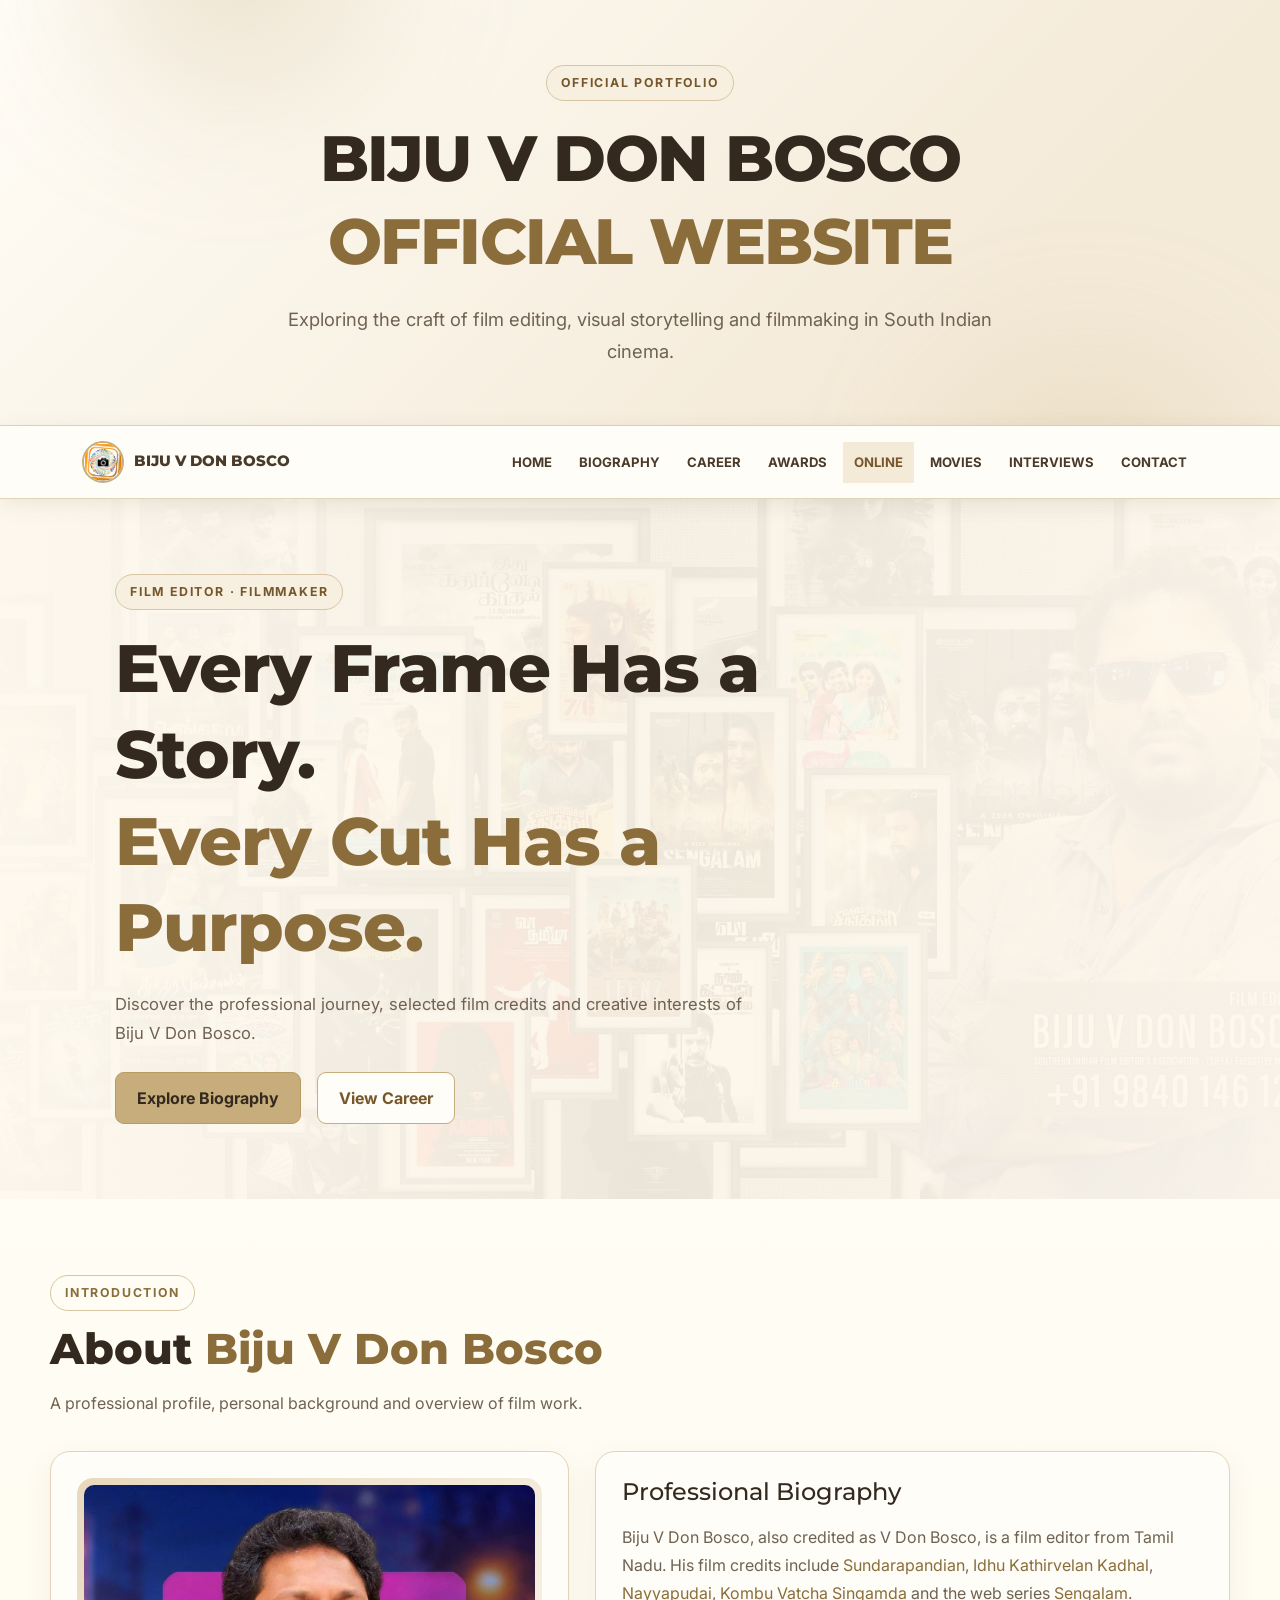
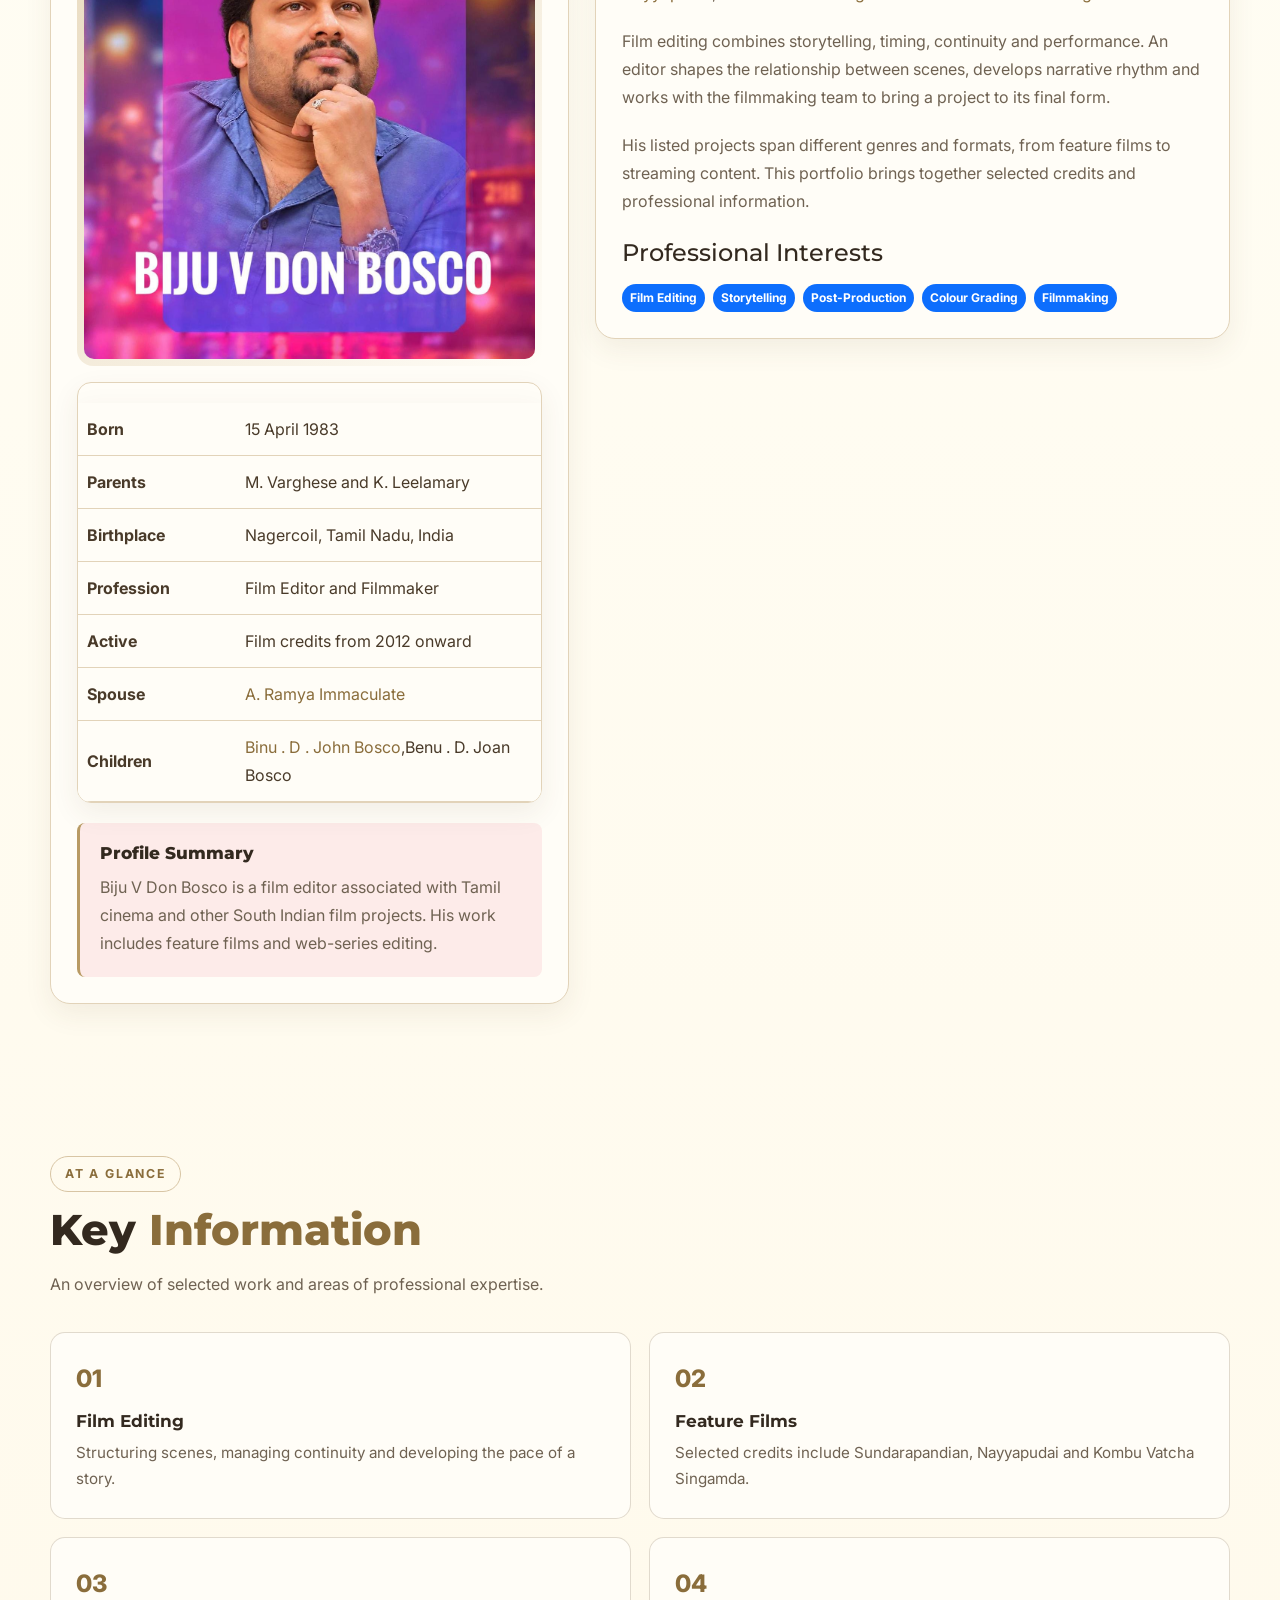
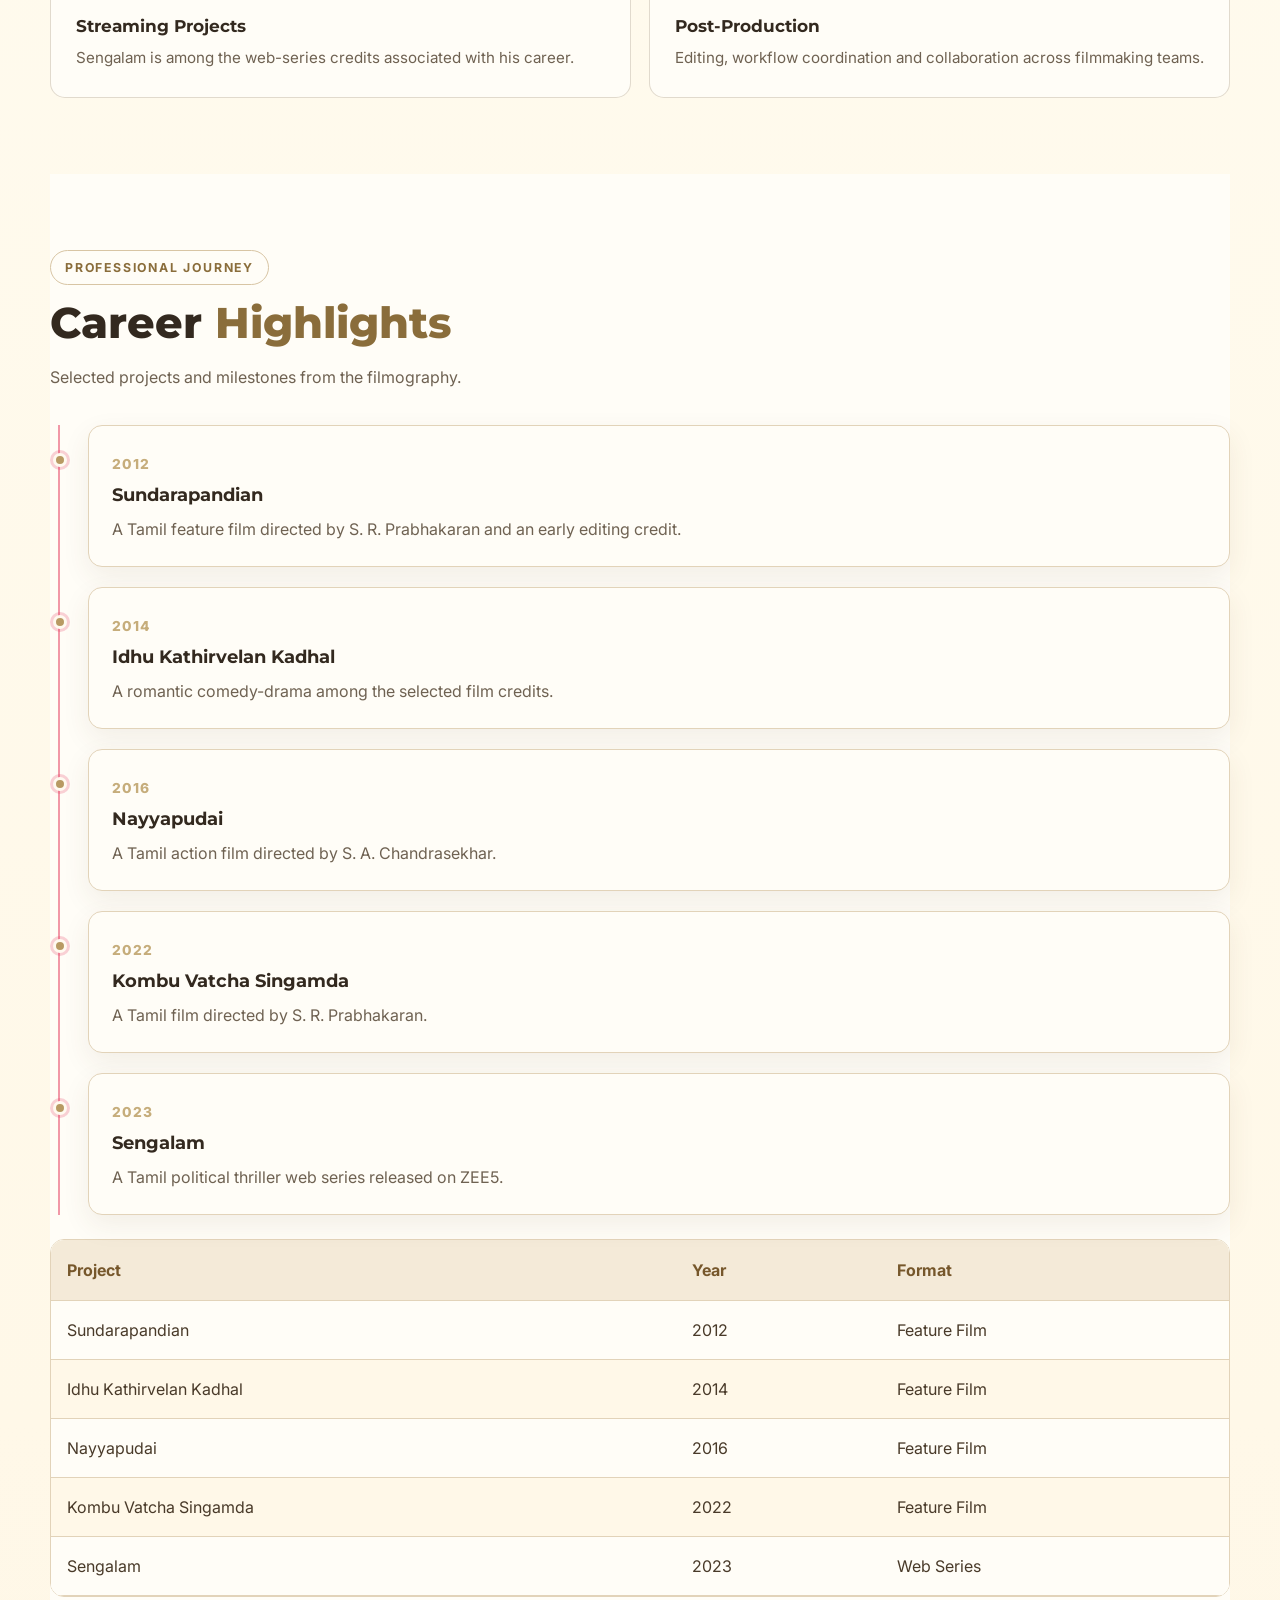
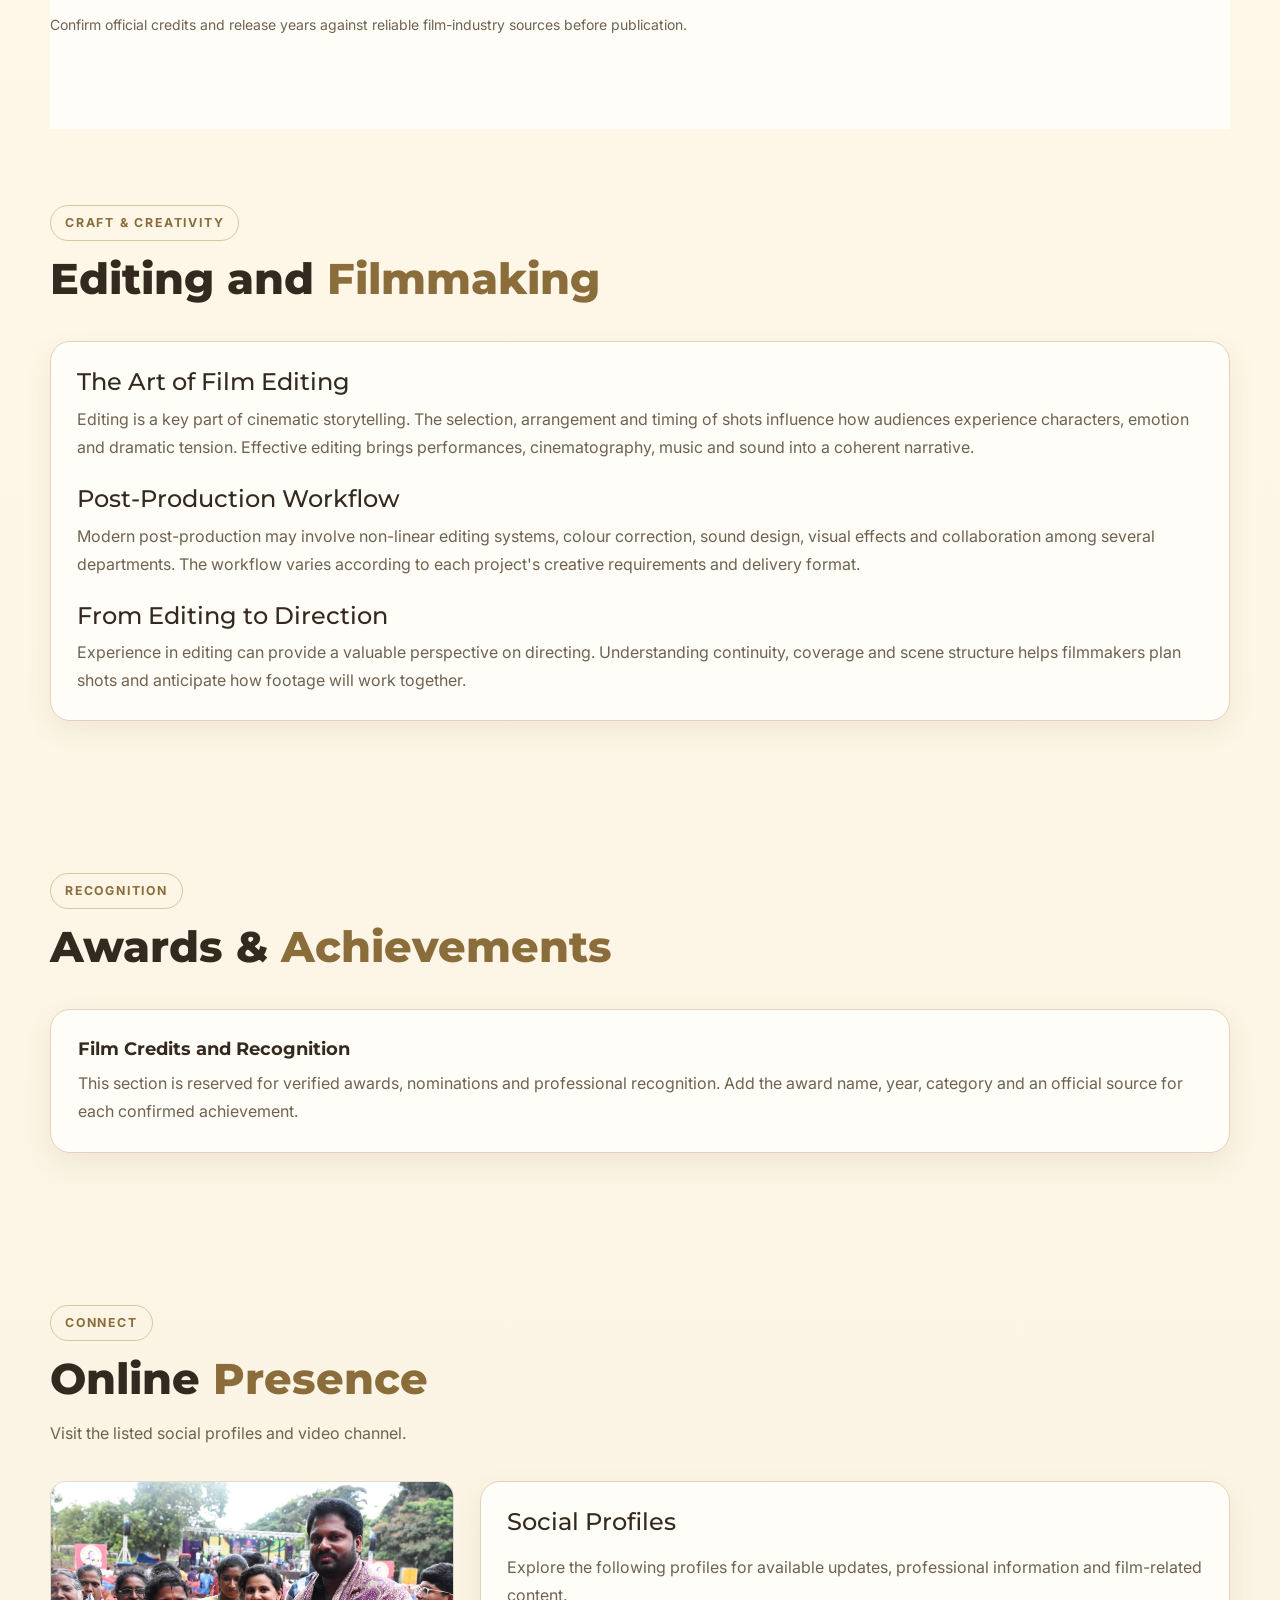
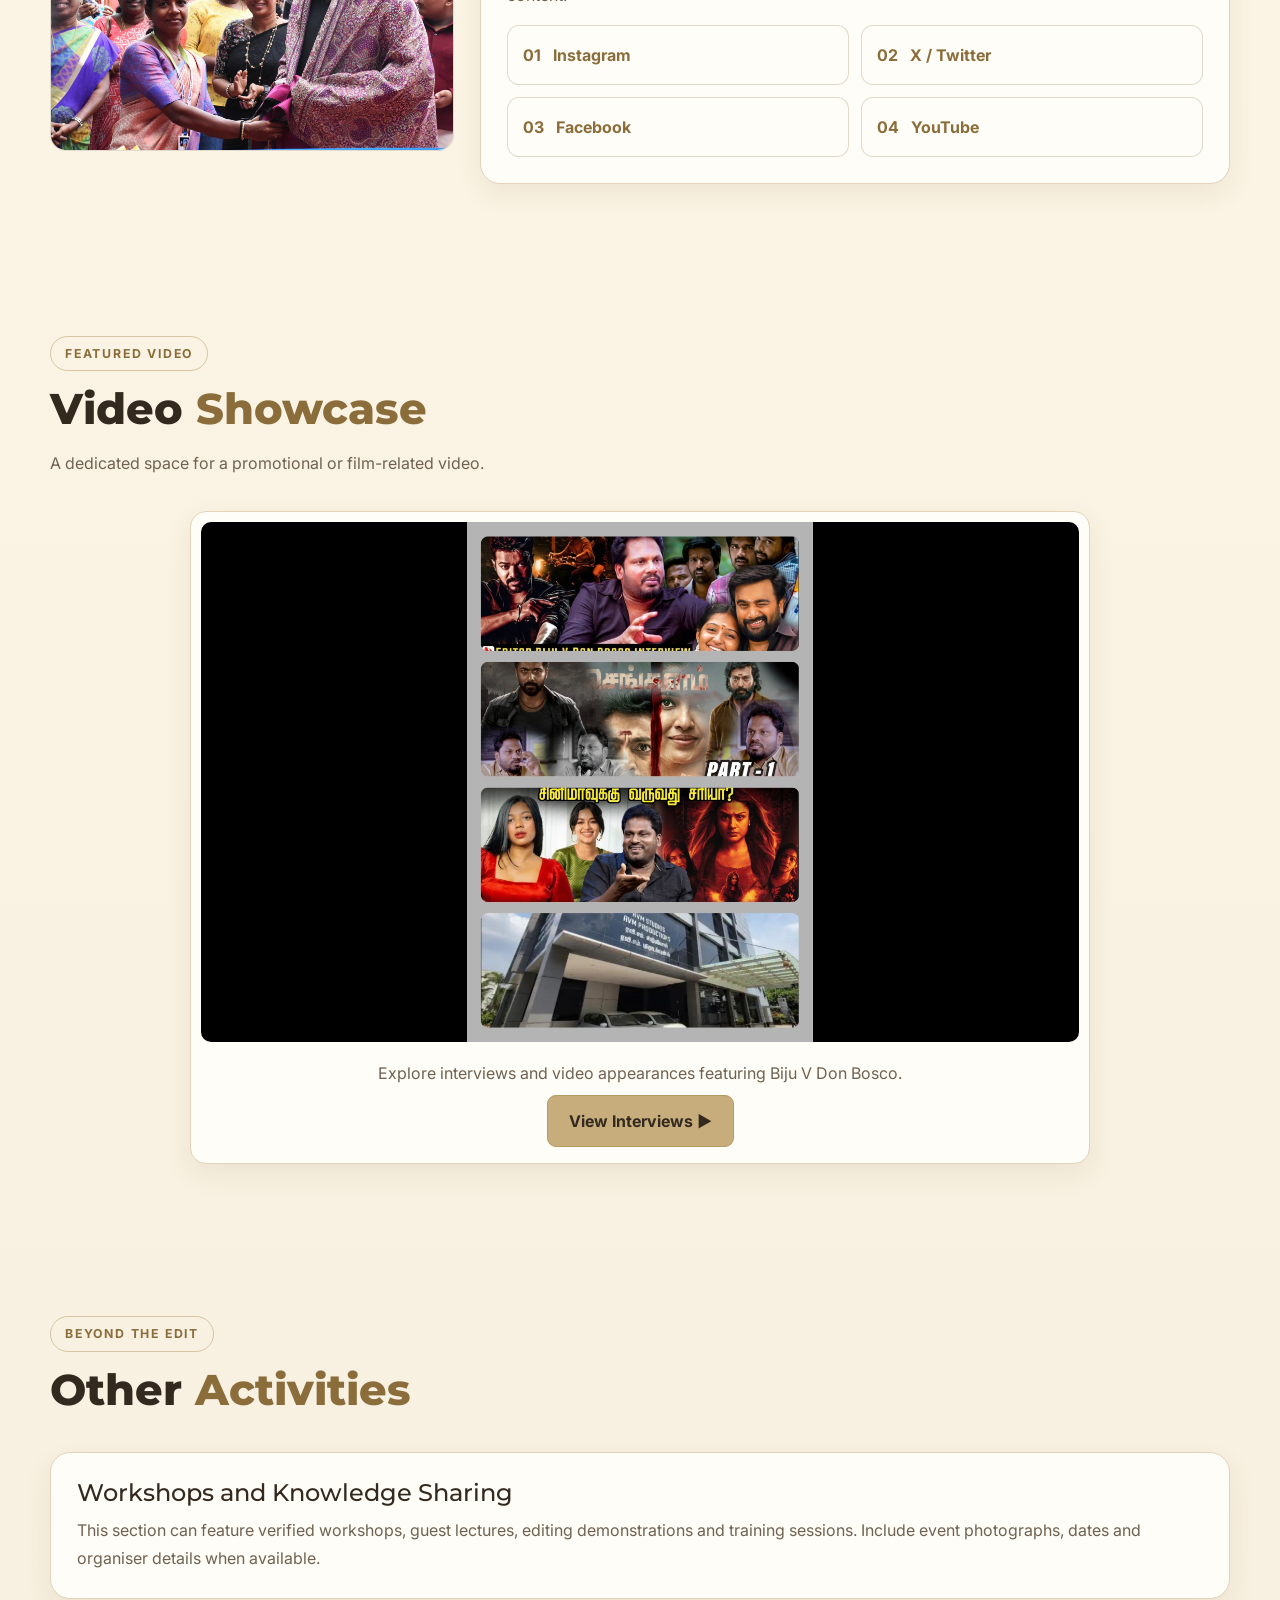
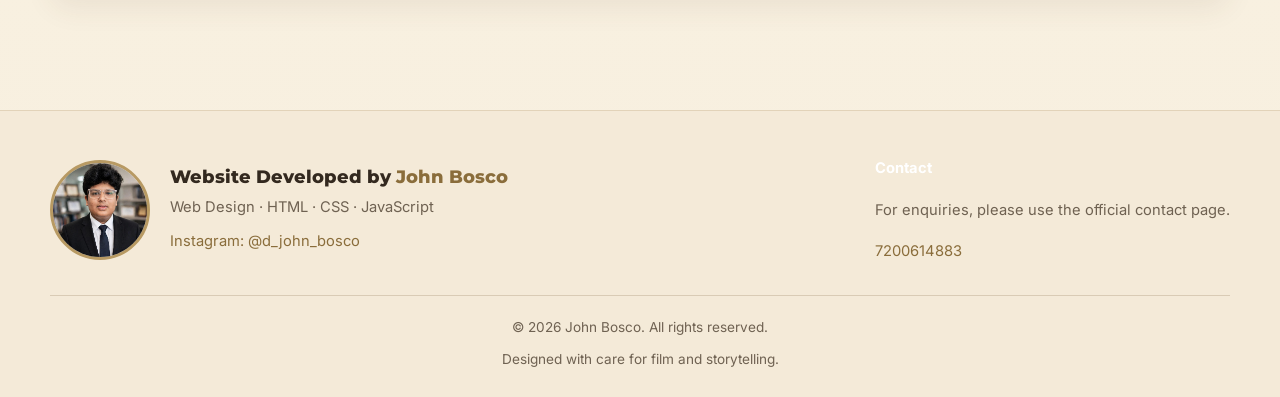
<file: index.html>
<!DOCTYPE html>
<html lang="en">
<head>
  <meta charset="UTF-8">
  <meta name="viewport" content="width=device-width, initial-scale=1">
  <meta name="theme-color" content="#100607">
  <meta name="color-scheme" content="dark">

  <title>Biju V Don Bosco | Official Website</title>
  <meta name="description" content="Explore the official portfolio of Biju V Don Bosco, film editor and filmmaker associated with Tamil cinema and South Indian film projects.">
  <meta name="author" content="John Bosco">
  <meta name="robots" content="index, follow">

  <!-- Social sharing metadata. Replace the image with your preferred
       public poster or portrait if you want a different share preview. -->
  <meta property="og:type" content="website">
  <meta property="og:title" content="Biju V Don Bosco | Official Website">
  <meta property="og:description" content="Film editing, cinematic storytelling and selected film credits.">
  <meta property="og:image" content="https://binudjohnbosco-ops.github.io/BIJU-V-DON-BOSCO-OFFICIAL-WEBSITE/cover%20img.jpeg">
  <meta name="twitter:card" content="summary_large_image">
  <meta name="twitter:title" content="Biju V Don Bosco | Official Website">
  <meta name="twitter:description" content="Official portfolio of Biju V Don Bosco.">
  <meta name="twitter:image" content="https://binudjohnbosco-ops.github.io/BIJU-V-DON-BOSCO-OFFICIAL-WEBSITE/cover%20img.jpeg">

  <link rel="icon" href="./LOGO.jpg">
  <link rel="preconnect" href="https://fonts.googleapis.com">
  <link rel="preconnect" href="https://fonts.gstatic.com" crossorigin>
  <link href="https://fonts.googleapis.com/css2?family=Inter:wght@400;500;600;700&family=Montserrat:wght@400;500;600;700;800&display=swap" rel="stylesheet">
  <link href="https://cdn.jsdelivr.net/npm/bootstrap@5.3.3/dist/css/bootstrap.min.css" rel="stylesheet">

  <script>
    document.documentElement.classList.add("js");
  </script>

  <style>
    :root {
      --bg: #100607;
      --surface: #1c0d10;
      --surface-2: #2a1016;
      --blue: #e11d48;
      --blue-light: #ff8799;
      --green: #ff8799;
      --text: #fff4f5;
      --muted: #d0b8bd;
      --border: rgba(142,175,215,.19);
      --radius: 20px;
      --content: 1180px;
      --nav-height: 70px;
    }

    *, *::before, *::after {
      box-sizing: border-box;
    }

    html {
      scroll-behavior: smooth;
      scroll-padding-top: calc(var(--nav-height) + 16px);
    }

    body {
      margin: 0;
      overflow-x: clip;
      background:
        radial-gradient(ellipse at 8% 0%, rgba(225,29,72,.12), transparent 35%),
        radial-gradient(ellipse at 95% 35%, rgba(225,29,72,.08), transparent 30%),
        var(--bg);
      color: var(--text);
      font-family: "Inter", sans-serif;
      line-height: 1.75;
    }

    img, video {
      max-width: 100%;
    }

    img {
      height: auto;
    }

    a {
      color: var(--blue-light);
      text-decoration: none;
      transition: color .2s ease, border-color .2s ease;
    }

    a:hover {
      color: var(--green);
    }

    a:focus-visible,
    button:focus-visible {
      outline: 3px solid var(--green);
      outline-offset: 4px;
    }

    h1, h2, h3, h4 {
      color: var(--text);
      font-family: "Montserrat", sans-serif;
      line-height: 1.3;
    }

    .skip-link {
      position: fixed;
      top: 8px;
      left: 8px;
      z-index: 2000;
      padding: 10px 16px;
      transform: translateY(-150%);
      border-radius: 8px;
      background: white;
      color: #16070a;
    }

    .skip-link:focus {
      transform: translateY(0);
    }

    .gradient-text {
      background: linear-gradient(100deg, #ff8799, #ffffff, #e11d48);
      background-clip: text;
      -webkit-background-clip: text;
      color: transparent;
    }

    .eyebrow {
      display: inline-block;
      padding: 6px 14px;
      margin-bottom: 16px;
      border: 1px solid rgba(255,135,153,.4);
      border-radius: 50px;
      color: var(--blue-light);
      font-size: .77rem;
      font-weight: 700;
      letter-spacing: 1.8px;
      text-transform: uppercase;
    }

    /* Main header */

    .site-header {
      position: relative;
      isolation: isolate;
      overflow: hidden;
      padding: 65px 20px 58px;
      text-align: center;
      background: linear-gradient(125deg, #26080e, #58101d);
      border-bottom: 1px solid var(--border);
    }

    .site-header::before,
    .site-header::after {
      position: absolute;
      z-index: -1;
      width: 260px;
      height: 260px;
      content: "";
      border-radius: 50%;
      filter: blur(85px);
      opacity: .27;
      pointer-events: none;
    }

    .site-header::before {
      top: -170px;
      left: 8%;
      background: var(--blue);
    }

    .site-header::after {
      right: 5%;
      bottom: -210px;
      background: var(--green);
    }

    .header-content {
      max-width: 1000px;
      margin: auto;
    }

    .site-header h1 {
      margin: 0;
      font-size: clamp(2rem, 5vw, 4.2rem);
      font-weight: 800;
      letter-spacing: -1.5px;
    }

    .site-header p {
      max-width: 760px;
      margin: 20px auto 0;
      color: #f1d9de;
      font-size: clamp(1rem, 2vw, 1.15rem);
    }

    /* Navigation */

    .navbar {
      position: sticky;
      top: 0;
      z-index: 1000;
      min-height: var(--nav-height);
      padding: 10px 0;
      background: rgba(7,11,18,.94);
      border-bottom: 1px solid var(--border);
      backdrop-filter: blur(18px);
      -webkit-backdrop-filter: blur(18px);
    }

    .navbar-brand {
      display: flex;
      align-items: center;
      gap: 10px;
      color: white !important;
      font-family: "Montserrat", sans-serif;
      font-weight: 800;
      font-size: .92rem;
    }

    .brand-logo {
      width: 42px;
      height: 42px;
      object-fit: cover;
      border: 2px solid var(--blue);
      border-radius: 50%;
    }

    .navbar-nav {
      gap: 5px;
    }

    .navbar .nav-link {
      padding: 9px 11px !important;
      color: #e5cbd0 !important;
      font-size: .84rem;
      font-weight: 700;
    }

    .navbar .nav-link:hover,
    .navbar .nav-link.active {
      color: var(--blue-light) !important;
    }

    .navbar-toggler {
      border-color: var(--border);
    }

    /* Hero */

    .hero {
      position: relative;
      isolation: isolate;
      display: flex;
      min-height: 430px;
      align-items: center;
      overflow: hidden;
      background: #1c090d;
    }

    .hero > img {
      position: absolute;
      z-index: -2;
      inset: 0;
      width: 100%;
      height: 100%;
      object-fit: cover;
      object-position: center;
      opacity: .55;
    }

    .hero::after {
      position: absolute;
      z-index: -1;
      inset: 0;
      content: "";
      background:
        linear-gradient(90deg, rgba(5,10,18,.94), rgba(5,10,18,.48) 60%, rgba(5,10,18,.78)),
        linear-gradient(0deg, rgba(5,10,18,.45), transparent);
    }

    .hero-content {
      width: min(calc(100% - 36px), 1050px);
      padding: 75px 0;
      margin: auto;
    }

    .hero-content h2 {
      max-width: 850px;
      margin-bottom: 18px;
      font-size: clamp(2.1rem, 5.2vw, 4.2rem);
      font-weight: 800;
      letter-spacing: -1px;
    }

    .hero-content p {
      max-width: 650px;
      color: #f4dfe3;
      font-size: 1.04rem;
    }

    .btn-primary-custom,
    .btn-outline-custom {
      display: inline-flex;
      min-height: 46px;
      align-items: center;
      justify-content: center;
      padding: 11px 21px;
      border: 1px solid transparent;
      border-radius: 9px;
      font-weight: 700;
      transition: transform .2s ease, box-shadow .2s ease, background .2s ease;
    }

    .btn-primary-custom {
      background: linear-gradient(110deg, #b91c3a, #dc2626);
      color: white;
    }

    .btn-primary-custom:hover {
      color: white;
      transform: translateY(-2px);
      box-shadow: 0 9px 25px rgba(225,29,72,.23);
    }

    .btn-outline-custom {
      border-color: rgba(170,195,225,.38);
      background: rgba(7,11,18,.2);
      color: white;
    }

    .btn-outline-custom:hover {
      border-color: var(--green);
      color: var(--green);
    }

    /* Sections */

    .section {
      width: min(var(--content), calc(100% - 40px));
      padding: 76px 0;
      margin: auto;
    }

    .section-heading {
      margin-bottom: 34px;
    }

    .section-heading .eyebrow {
      margin-bottom: 10px;
    }

    .section-heading h2 {
      margin: 0;
      font-size: clamp(1.8rem, 4vw, 2.7rem);
      font-weight: 800;
    }

    .section-heading p {
      max-width: 720px;
      margin: 12px 0 0;
      color: var(--muted);
    }

    .card-dark {
      min-width: 0;
      padding: 26px;
      overflow: hidden;
      background: linear-gradient(145deg, var(--surface-2), var(--surface));
      border: 1px solid var(--border);
      border-radius: var(--radius);
      box-shadow: 0 14px 40px rgba(0,0,0,.13);
    }

    .profile-layout {
      display: grid;
      grid-template-columns: minmax(0,.9fr) minmax(0,1.1fr);
      align-items: start;
      gap: 26px;
    }

    .portrait-frame {
      padding: 7px;
      background: linear-gradient(135deg, #e11d48, #ff8799);
      border-radius: 16px;
    }

    .portrait-frame img {
      display: block;
      width: 100%;
      max-height: 540px;
      object-fit: contain;
      background: #17090c;
      border-radius: 10px;
    }

    .profile-table {
      margin: 20px 0 0;
      --bs-table-bg: transparent;
      --bs-table-color: var(--text);
      --bs-table-border-color: var(--border);
      --bs-table-striped-bg: rgba(255,255,255,.035);
      --bs-table-striped-color: var(--text);
      vertical-align: middle;
    }

    .profile-table td {
      padding: 12px 9px;
      overflow-wrap: anywhere;
    }

    .profile-table td:first-child {
      width: 34%;
      color: var(--blue-light);
      font-weight: 700;
    }

    .profile-summary {
      margin-top: 20px;
      padding: 20px;
      background: rgba(225,29,72,.08);
      border-left: 3px solid var(--blue);
      border-radius: 8px;
    }

    .profile-summary h3 {
      font-size: 1.05rem;
      font-weight: 800;
    }

    .profile-summary p,
    .prose {
      color: #e5cbd0;
    }

    .profile-summary p {
      margin-bottom: 0;
    }

    .prose p {
      margin-bottom: 20px;
    }

    .prose p:last-child {
      margin-bottom: 0;
    }

    /* Information cards */

    .info-grid {
      display: grid;
      grid-template-columns: repeat(2,minmax(0,1fr));
      gap: 18px;
    }

    .info-card {
      padding: 25px;
      background: var(--surface);
      border: 1px solid var(--border);
      border-radius: 15px;
      transition: transform .22s ease, border-color .22s ease;
    }

    .info-card:hover {
      transform: translateY(-4px);
      border-color: rgba(225,29,72,.65);
    }

    .info-card .number {
      display: inline-block;
      margin-bottom: 10px;
      color: var(--blue-light);
      font-size: 1.5rem;
      font-weight: 800;
    }

    .info-card h3 {
      font-size: 1.06rem;
      font-weight: 700;
    }

    .info-card p {
      margin: 0;
      color: var(--muted);
      font-size: .95rem;
    }

    /* Career timeline */

    .timeline {
      display: grid;
      gap: 20px;
      margin-left: 8px;
      padding-left: 28px;
      border-left: 2px solid rgba(225,29,72,.45);
    }

    .timeline-item {
      position: relative;
      padding: 23px;
      background: var(--surface);
      border: 1px solid var(--border);
      border-radius: 14px;
      transition: border-color .2s ease, transform .2s ease;
    }

    .timeline-item:hover {
      border-color: rgba(225,29,72,.55);
      transform: translateX(3px);
    }

    .timeline-item::before {
      position: absolute;
      top: 27px;
      left: -36px;
      width: 14px;
      height: 14px;
      content: "";
      background: var(--blue);
      border: 3px solid var(--bg);
      border-radius: 50%;
      box-shadow: 0 0 0 3px rgba(225,29,72,.2);
    }

    .timeline-item .year {
      color: var(--green);
      font-size: .86rem;
      font-weight: 800;
      letter-spacing: 1px;
    }

    .timeline-item h3 {
      margin: 6px 0 8px;
      font-size: 1.15rem;
      font-weight: 700;
    }

    .timeline-item p {
      margin: 0;
      color: var(--muted);
    }

    .table-responsive {
      border: 1px solid var(--border);
      border-radius: 14px;
    }

    .career-table {
      margin: 0;
      --bs-table-bg: var(--surface);
      --bs-table-color: #f5e6e9;
      --bs-table-border-color: var(--border);
      --bs-table-striped-bg: #281116;
      --bs-table-striped-color: #f5e6e9;
      vertical-align: middle;
    }

    .career-table th {
      padding: 16px;
      background: #48121c;
      color: var(--blue-light);
      white-space: nowrap;
    }

    .career-table td {
      padding: 15px 16px;
    }

    /* Awards */

    .award-card {
      padding: 27px;
      background: linear-gradient(135deg, rgba(225,29,72,.16), rgba(225,29,72,.04));
      border: 1px solid var(--border);
      border-radius: var(--radius);
    }

    .award-card h3 {
      font-size: 1.15rem;
      font-weight: 700;
    }

    .award-card p {
      margin: 0;
      color: var(--muted);
    }

    /* Online presence */

    .online-layout {
      display: grid;
      grid-template-columns: minmax(0,.7fr) minmax(0,1.3fr);
      align-items: start;
      gap: 26px;
    }

    .online-image {
      display: block;
      width: 100%;
      max-height: 430px;
      object-fit: contain;
      background: var(--surface);
      border: 1px solid var(--border);
      border-radius: 16px;
    }

    .social-grid {
      display: grid;
      grid-template-columns: repeat(2,minmax(0,1fr));
      gap: 12px;
    }

    .social-link {
      display: flex;
      min-width: 0;
      align-items: center;
      gap: 12px;
      padding: 15px;
      background: var(--surface);
      border: 1px solid var(--border);
      border-radius: 12px;
      font-weight: 700;
      overflow-wrap: anywhere;
    }

    .social-link span {
      color: var(--blue-light);
    }

    .social-link:hover {
      background: #3a1119;
      border-color: var(--green);
    }

    /* Video */

    .video-frame {
      max-width: 900px;
      padding: 10px;
      margin: auto;
      background: var(--surface);
      border: 1px solid var(--border);
      border-radius: 16px;
    }

    .video-frame video {
      display: block;
      width: 100%;
      max-height: 520px;
      background: #000;
      border-radius: 10px;
    }

    .video-caption {
      padding: 17px 8px 6px;
      text-align: center;
    }

    /* Footer */

    .developer-footer {
      padding: 45px 20px 25px;
      margin-top: 35px;
      background: #18090d;
      border-top: 1px solid var(--border);
    }

    .footer-inner {
      display: flex;
      width: min(var(--content),100%);
      align-items: center;
      justify-content: space-between;
      gap: 28px;
      margin: auto;
    }

    .developer-info {
      display: flex;
      align-items: center;
      gap: 20px;
    }

    .developer-info img {
      flex: 0 0 auto;
      width: 100px;
      height: 100px;
      object-fit: cover;
      border: 3px solid var(--blue);
      border-radius: 50%;
    }

    .developer-info h2 {
      margin: 0 0 6px;
      font-size: 1.1rem;
      font-weight: 800;
    }

    .developer-info p,
    .footer-contact {
      margin: 0;
      color: var(--muted);
      font-size: .92rem;
    }

    .footer-bottom {
      width: min(var(--content),100%);
      padding-top: 20px;
      margin: 30px auto 0;
      border-top: 1px solid var(--border);
      color: #b99da3;
      text-align: center;
      font-size: .85rem;
    }

    /* Scroll reveal. Content remains visible if JavaScript is disabled. */

    .js .reveal {
      opacity: 0;
      transform: translateY(22px);
      transition: opacity .65s ease, transform .65s ease;
    }

    .js .reveal.visible {
      opacity: 1;
      transform: translateY(0);
    }

    /* Back to top */

    #backToTop {
      position: fixed;
      right: 20px;
      bottom: 20px;
      z-index: 999;
      display: grid;
      width: 46px;
      height: 46px;
      place-items: center;
      padding: 0;
      background: var(--blue);
      color: white;
      border: 0;
      border-radius: 50%;
      font-size: 1.3rem;
      box-shadow: 0 6px 22px rgba(0,0,0,.3);
      opacity: 0;
      visibility: hidden;
      transform: translateY(8px);
      transition: opacity .2s ease, transform .2s ease, visibility .2s ease;
    }

    #backToTop.show {
      opacity: 1;
      visibility: visible;
      transform: translateY(0);
    }

    @media (min-width: 1200px) {
      .navbar .nav-link {
        font-size: .82rem;
      }
    }

    @media (max-width: 991px) {
      .profile-layout,
      .online-layout {
        grid-template-columns: 1fr;
      }

      .profile-layout > .card-dark:first-child {
        width: 100%;
        max-width: 650px;
        margin: auto;
      }

      .online-image {
        max-height: 350px;
      }

      .navbar-nav {
        padding-top: 10px;
      }

      .navbar .nav-link {
        padding: 10px 5px !important;
      }

      .footer-inner {
        align-items: flex-start;
        flex-direction: column;
      }
    }

    @media (max-width: 576px) {
      :root {
        --nav-height: 62px;
      }

      .site-header {
        padding: 44px 15px;
      }

      .site-header h1 {
        letter-spacing: -.6px;
      }

      .hero {
        min-height: 370px;
      }

      .hero-content {
        width: calc(100% - 30px);
        padding: 48px 0;
      }

      .hero-content h2 {
        letter-spacing: -.5px;
      }

      .section {
        width: calc(100% - 28px);
        padding: 49px 0;
      }

      .card-dark {
        padding: 17px;
      }

      .info-grid,
      .social-grid {
        grid-template-columns: 1fr;
      }

      .profile-table td {
        padding: 10px 6px;
        font-size: .85rem;
      }

      .profile-table td:first-child {
        width: 31%;
      }

      .timeline {
        gap: 15px;
        padding-left: 22px;
      }

      .timeline-item {
        padding: 18px;
      }

      .timeline-item::before {
        left: -30px;
      }

      .developer-info {
        align-items: flex-start;
        flex-direction: column;
      }

      .career-table th,
      .career-table td {
        padding: 12px 10px;
        font-size: .86rem;
      }

      #backToTop {
        right: 13px;
        bottom: 13px;
      }
    }

    @media (prefers-reduced-motion: reduce) {
      html {
        scroll-behavior: auto;
      }

      *, *::before, *::after {
        animation-duration: .01ms !important;
        animation-iteration-count: 1 !important;
        transition-duration: .01ms !important;
      }

      .js .reveal {
        opacity: 1;
        transform: none;
      }
    }
  </style>

  <style id="cream-ivory-white-theme">
    :root{color-scheme:light;--bg:#fffaf0;--surface:#fffdf7;--surface-2:#f4ead8;--panel:#fffdf7;--panel-light:#f4ead8;--blue:#b89a63;--blue-light:#8a6d3b;--green:#c6ad7b;--text:#33291f;--muted:#6f6252;--border:rgba(117,91,54,.22);--cream:#fff8e8;--ivory:#fffff0;--white:#fff}
    html,body{background:#fffaf0!important;color:#33291f!important}
    body{background-image:linear-gradient(180deg,#fffff8 0%,#fff8e8 55%,#f7efdf 100%)!important}
    h1,h2,h3,h4,h5,h6,.section-heading,.footer-title,.site-heading h1,.site-header h1,.hero h2,.hero-content h2{color:#33291f!important}
    p,li,label,small,.section-description,.section-heading p,.site-heading p,.site-header p,.hero p,.site-footer p,.interview-body p,.social-card p{color:#6f6252!important}
    a{color:#8a6d3b}a:hover{color:#5e4728}
    .site-header,.site-heading{background:linear-gradient(135deg,#fffdf7,#f4ead8 75%)!important;border-color:#e2d3b9!important;box-shadow:0 12px 35px rgba(93,70,38,.10)!important}
    .navbar,.main-navbar,nav{background:rgba(255,253,247,.97)!important;border-color:#e2d3b9!important;box-shadow:0 5px 20px rgba(93,70,38,.10)!important}
    .navbar-brand,.navbar .nav-link,.main-navbar .nav-link,ul li a{color:#493a29!important}
    .navbar .nav-link:hover,.navbar .nav-link.active,ul li a:hover{color:#76572b!important;background:#f4ead8!important}
    .navbar-toggler{border-color:#cdbb9c!important}.navbar-toggler-icon{filter:sepia(1) saturate(.5)}
    .brand-logo,.navbar-brand img{border-color:#c6ad7b!important}
    .hero,.contact-panel{background:#f4ead8!important;border-color:#e2d3b9!important}
    .hero::after{background:linear-gradient(90deg,rgba(255,250,240,.94),rgba(255,250,240,.68),rgba(255,250,240,.84))!important}
    .hero>img,.hero img{opacity:.22!important}
    .hero-content p,.hero p,.site-header p{color:#6f6252!important}
    .card-dark,.interview-card,.social-card,.banner-wrap,.contact-panel,.card,.profile-table,.table-responsive{background:#fffdf7!important;color:#33291f!important;border-color:#e2d3b9!important;box-shadow:0 10px 28px rgba(93,70,38,.08)!important}
    .portrait-frame{background:linear-gradient(135deg,#e8d9bd,#fffdf7)!important}.portrait-frame img{background:#f4ead8!important}
    .eyebrow{color:#76572b!important;background:#f7efdf!important;border-color:#d8c5a4!important}
    .gradient-text,.site-heading h1 span,.banner-overlay h2 span,.section-heading span,.footer-title span,.interview-number{color:#8a6d3b!important;background:none!important;-webkit-text-fill-color:#8a6d3b!important}
    .btn-primary-custom,.button,.watch-button,.contact-link{background:#c6ad7b!important;color:#33291f!important;border-color:#b89a63!important}
    .btn-primary-custom:hover,.watch-button:hover,.contact-link:hover{background:#b89a63!important;color:#fff!important}
    .btn-outline-custom,.social-button{color:#76572b!important;border-color:#c6ad7b!important;background:#fffdf7!important}
    .btn-outline-custom:hover,.social-button:hover{background:#f4ead8!important;color:#493a29!important}
    .site-footer,footer{background:#f4ead8!important;color:#493a29!important;border-color:#e2d3b9!important}
    form{background:#fffdf7!important;color:#33291f!important;border:1px solid #e2d3b9}
    input,textarea,select{background:#fff!important;color:#33291f!important;border-color:#d8c5a4!important}
    table th,table td,.table{color:#493a29!important;border-color:#e2d3b9!important;--bs-table-bg:#fffdf7;--bs-table-color:#493a29}
    .banner-overlay{background:linear-gradient(0deg,rgba(42,31,19,.76),rgba(42,31,19,0) 75%)!important}
    .banner-overlay h2{color:#fff!important}.video-label{background:rgba(51,41,31,.82)!important}
    ::selection{background:#e8d9bd;color:#33291f}
  </style>


  <style id="career-highlights-ivory-fix">
    /* Career Highlights table: keep every row in the cream / ivory / white palette */
    .career-table,
    .career-table.table,
    .career-table tbody,
    .career-table tr,
    .career-table td {
      background-color: #fffdf7 !important;
      color: #493a29 !important;
      --bs-table-bg: #fffdf7;
      --bs-table-color: #493a29;
      --bs-table-striped-bg: #f7efdf;
      --bs-table-striped-color: #493a29;
      --bs-table-hover-bg: #f4ead8;
      --bs-table-hover-color: #33291f;
      border-color: #e2d3b9 !important;
    }
    .career-table thead th,
    .career-table th {
      background: #f4ead8 !important;
      color: #76572b !important;
      border-color: #e2d3b9 !important;
    }
    .career-table tbody tr:nth-child(even) td {
      background-color: #fff8e8 !important;
    }
    .career-table tbody tr:hover td {
      background-color: #f4ead8 !important;
      color: #33291f !important;
    }
    .table-responsive:has(.career-table) {
      background: #fffdf7 !important;
      border-color: #e2d3b9 !important;
    }
  
    /* Strong final override for the Career Highlights section */
    #career,
    #career .table-responsive,
    #career table,
    #career table.table,
    #career table thead,
    #career table tbody,
    #career table tr,
    #career table th,
    #career table td {
      background-color: #fffdf7 !important;
      background-image: none !important;
      color: #493a29 !important;
      border-color: #e2d3b9 !important;
      box-shadow: none !important;
    }
    #career table thead th {
      background-color: #f4ead8 !important;
      color: #76572b !important;
    }
    #career table tbody tr:nth-child(even) td {
      background-color: #fff8e8 !important;
    }
    #career table tbody tr:hover td {
      background-color: #f4ead8 !important;
      color: #33291f !important;
    }
</style>


  <style id="site-theme-final-fix">
    :root {
      color-scheme: light;
      --bg: #fffaf0;
      --surface: #fffdf7;
      --surface-2: #f4ead8;
      --panel: #fffdf7;
      --panel-light: #f4ead8;
      --blue: #b89a63;
      --blue-light: #8a6d3b;
      --green: #c6ad7b;
      --text: #33291f;
      --muted: #6f6252;
      --border: rgba(117,91,54,.22);
      --cream: #fff8e8;
      --ivory: #fffff0;
      --white: #fff;
    }
    html, body { background: #fffaf0 !important; color: #33291f !important; }
    body { background-image: linear-gradient(180deg,#fffff8 0%,#fff8e8 55%,#f7efdf 100%) !important; }
    h1,h2,h3,h4,h5,h6,.section-heading,.footer-title,.site-heading h1,.site-header h1,.hero h2,.hero-content h2 { color:#33291f !important; }
    p,li,label,small,.section-description,.section-heading p,.site-heading p,.site-header p,.hero p,.site-footer p,.interview-body p,.social-card p { color:#6f6252 !important; }
    .site-header,.site-heading { background:linear-gradient(135deg,#fffdf7,#f4ead8 75%) !important; border-color:#e2d3b9 !important; }
    .navbar,.main-navbar,nav { background:rgba(255,253,247,.98) !important; border-color:#e2d3b9 !important; }
    .navbar-brand,.navbar .nav-link,.main-navbar .nav-link { color:#493a29 !important; }
    .navbar .nav-link:hover,.navbar .nav-link.active { color:#76572b !important; background:#f4ead8 !important; }
    .hero,.contact-panel { background:#f4ead8 !important; border-color:#e2d3b9 !important; }
    .card-dark,.interview-card,.social-card,.banner-wrap,.contact-panel,.card,.profile-table,.table-responsive,.movie-card,.movie-summary,.award-card,.timeline-item,.video-frame { background:#fffdf7 !important; color:#33291f !important; border-color:#e2d3b9 !important; box-shadow:0 10px 28px rgba(93,70,38,.08) !important; }
    .movie-info,.interview-body { background:#fffdf7 !important; color:#33291f !important; }
    .movie-info h3,.movie-info p,.movie-info strong,.interview-body h3,.card-dark h3,.social-card h3 { color:#33291f !important; }
    .movie-info .movie-description,.interview-body p { color:#6f6252 !important; }
    .poster-wrap { background:#f4ead8 !important; }
    .movie-status.upcoming { background:#e8c77d !important; color:#33291f !important; }
    .movie-status.released { background:#c6ad7b !important; color:#33291f !important; }
    .career-table,.career-table tbody,.career-table tr,.career-table td { --bs-table-bg:#fffdf7 !important; --bs-table-color:#493a29 !important; color:#493a29 !important; background-color:#fffdf7 !important; border-color:#e2d3b9 !important; }
    .career-table th { background:#f4ead8 !important; color:#76572b !important; }
    .career-table tbody tr:nth-child(even) td { background:#fff8e8 !important; }
    .career-table tbody tr:hover td { background:#f4ead8 !important; color:#33291f !important; }
    .gradient-text,.site-heading h1 span,.banner-overlay h2 span,.section-heading span,.footer-title span,.interview-number { color:#8a6d3b !important; background:none !important; -webkit-text-fill-color:#8a6d3b !important; }
    .eyebrow { color:#76572b !important; background:#f7efdf !important; border-color:#d8c5a4 !important; }
    .btn-primary-custom,.button,.watch-button,.contact-link,.social-button:hover { background:#c6ad7b !important; color:#33291f !important; border-color:#b89a63 !important; }
    .btn-outline-custom,.social-button { color:#76572b !important; border-color:#c6ad7b !important; background:#fffdf7 !important; }
    .site-footer,.developer-footer,footer { background:#f4ead8 !important; color:#493a29 !important; border-color:#e2d3b9 !important; }
    .footer-bottom,.copyright { color:#6f6252 !important; }
    input,textarea,select { background:#fff !important; color:#33291f !important; border-color:#d8c5a4 !important; }
    table th,table td,.table { color:#493a29 !important; border-color:#e2d3b9 !important; --bs-table-bg:#fffdf7; --bs-table-color:#493a29; }
    .banner-overlay { background:linear-gradient(0deg,rgba(42,31,19,.76),rgba(42,31,19,0) 75%) !important; }
    .banner-overlay h2 { color:#fff !important; }
    .video-label { background:rgba(51,41,31,.82) !important; }
    a { color:#8a6d3b; }
    a:hover { color:#5e4728; }
    ::selection { background:#e8d9bd; color:#33291f; }
  </style>

</head>

<body>
  <a class="skip-link" href="#main-content">Skip to content</a>

  <!-- HEADER -->
  <header class="site-header">
    <div class="header-content">
      <span class="eyebrow">Official Portfolio</span>
      <h1>
        BIJU V DON BOSCO<br>
        <span class="gradient-text">OFFICIAL WEBSITE</span>
      </h1>
      <p>
        Exploring the craft of film editing, visual storytelling and
        filmmaking in South Indian cinema.
      </p>
    </div>
  </header>

  <!-- NAVIGATION -->
  <nav class="navbar navbar-expand-lg navbar-dark" aria-label="Main navigation">
    <div class="container">
      <a class="navbar-brand" href="#home" aria-label="Biju V Don Bosco home">
        <img class="brand-logo" src="./LOGO.jpg" alt="">
        <span>BIJU V DON BOSCO</span>
      </a>

      <button class="navbar-toggler" type="button"
        data-bs-toggle="collapse" data-bs-target="#mainNavbar"
        aria-controls="mainNavbar" aria-expanded="false"
        aria-label="Toggle navigation">
        <span class="navbar-toggler-icon"></span>
      </button>

      <div class="collapse navbar-collapse" id="mainNavbar">
        <ul class="navbar-nav ms-auto">
          <li class="nav-item"><a class="nav-link active" aria-current="page" href="#home">HOME</a></li>
          <li class="nav-item"><a class="nav-link" href="#biography">BIOGRAPHY</a></li>
          <li class="nav-item"><a class="nav-link" href="#career">CAREER</a></li>
          <li class="nav-item"><a class="nav-link" href="#awards">AWARDS</a></li>
          <li class="nav-item"><a class="nav-link" href="#online">ONLINE</a></li>
          <li class="nav-item"><a class="nav-link" href="movie.html?v=buried-details-20261117">MOVIES</a></li>
          <li class="nav-item"><a class="nav-link" href="interview.html">INTERVIEWS</a></li>
          <li class="nav-item"><a class="nav-link" href="contact.html">CONTACT</a></li>
        </ul>
      </div>
    </div>
  </nav>

  <!-- HERO -->
  <section class="hero" id="home" aria-labelledby="hero-title">
    <img src="./backdrop.jpg"
      alt=""
      fetchpriority="high">
    <div class="hero-content">
      <span class="eyebrow">Film Editor · Filmmaker</span>
      <h2 id="hero-title">
        Every Frame Has a Story.<br>
        <span class="gradient-text">Every Cut Has a Purpose.</span>
      </h2>
      <p>
        Discover the professional journey, selected film credits and
        creative interests of Biju V Don Bosco.
      </p>
      <div class="d-flex flex-wrap gap-3 mt-4">
        <a href="#biography" class="btn-primary-custom">Explore Biography</a>
        <a href="#career" class="btn-outline-custom">View Career</a>
      </div>
    </div>
  </section>

  <main id="main-content">

    <!-- BIOGRAPHY -->
    <section class="section reveal" id="biography">
      <div class="section-heading">
        <span class="eyebrow">Introduction</span>
        <h2>About <span class="gradient-text">Biju V Don Bosco</span></h2>
        <p>A professional profile, personal background and overview of film work.</p>
      </div>

      <div class="profile-layout">
        <div class="card-dark">
          <div class="portrait-frame">
            <img src="./cover%20img.jpeg"
              alt="Biju V Don Bosco"
              loading="lazy">
          </div>

          <div class="table-responsive mt-3">
            <table class="table table-striped profile-table">
              <tbody>
                <tr><td>Born</td><td>15 April 1983</td></tr>
                <tr><td>Parents</td><td>M. Varghese and K. Leelamary</td></tr>
                <tr><td>Birthplace</td><td>Nagercoil, Tamil Nadu, India</td></tr>
                <tr><td>Profession</td><td>Film Editor and Filmmaker</td></tr>
                <tr><td>Active</td><td>Film credits from 2012 onward</td></tr>
                <tr>
                  <td>Spouse</td>
                  <td><a href="https://www.instagram.com/ramyaimmaculate1983/"
                    target="_blank" rel="noopener noreferrer">A. Ramya Immaculate</a></td>
                </tr>
                <tr>
                  <td>Children</td>
                  <td>
                    <a href="https://www.instagram.com/d_john_bosco/"
                      target="_blank" rel="noopener noreferrer">Binu . D . John Bosco</a>,Benu . D. 
                    Joan Bosco
                  </td>
                </tr>
              </tbody>
            </table>
          </div>

          <div class="profile-summary">
            <h3>Profile Summary</h3>
            <p>
              Biju V Don Bosco is a film editor associated with Tamil cinema
              and other South Indian film projects. His work includes
              feature films and web-series editing.
            </p>
          </div>
        </div>

        <div class="card-dark prose">
          <h3 class="h4 text-white mb-3">Professional Biography</h3>
          <p>
            Biju V Don Bosco, also credited as V Don Bosco, is a film editor
            from Tamil Nadu. His film credits include
            <a href="https://en.wikipedia.org/wiki/Sundarapandian"
              target="_blank" rel="noopener noreferrer">Sundarapandian</a>,
            <a href="https://en.wikipedia.org/wiki/Idhu_Kathirvelan_Kadhal"
              target="_blank" rel="noopener noreferrer">Idhu Kathirvelan Kadhal</a>,
            <a href="https://en.wikipedia.org/wiki/Nayyapudai"
              target="_blank" rel="noopener noreferrer">Nayyapudai</a>,
            <a href="https://en.wikipedia.org/wiki/Kombu_Vatcha_Singamda"
              target="_blank" rel="noopener noreferrer">Kombu Vatcha Singamda</a>
            and the web series
            <a href="https://en.wikipedia.org/wiki/Sengalam"
              target="_blank" rel="noopener noreferrer">Sengalam</a>.
          </p>

          <p>
            Film editing combines storytelling, timing, continuity and
            performance. An editor shapes the relationship between scenes,
            develops narrative rhythm and works with the filmmaking team
            to bring a project to its final form.
          </p>

          <p>
            His listed projects span different genres and formats, from
            feature films to streaming content. This portfolio brings
            together selected credits and professional information.
          </p>

          <h3 class="h4 text-white mt-4 mb-3">Professional Interests</h3>
          <div class="d-flex flex-wrap gap-2">
            <span class="badge rounded-pill text-bg-primary p-2">Film Editing</span>
            <span class="badge rounded-pill text-bg-primary p-2">Storytelling</span>
            <span class="badge rounded-pill text-bg-primary p-2">Post-Production</span>
            <span class="badge rounded-pill text-bg-primary p-2">Colour Grading</span>
            <span class="badge rounded-pill text-bg-primary p-2">Filmmaking</span>
          </div>
        </div>
      </div>
    </section>

    <!-- KEY INFORMATION -->
    <section class="section reveal" id="information">
      <div class="section-heading">
        <span class="eyebrow">At a Glance</span>
        <h2>Key <span class="gradient-text">Information</span></h2>
        <p>An overview of selected work and areas of professional expertise.</p>
      </div>

      <div class="info-grid">
        <article class="info-card">
          <span class="number">01</span>
          <h3>Film Editing</h3>
          <p>Structuring scenes, managing continuity and developing the pace of a story.</p>
        </article>
        <article class="info-card">
          <span class="number">02</span>
          <h3>Feature Films</h3>
          <p>Selected credits include Sundarapandian, Nayyapudai and Kombu Vatcha Singamda.</p>
        </article>
        <article class="info-card">
          <span class="number">03</span>
          <h3>Streaming Projects</h3>
          <p>Sengalam is among the web-series credits associated with his career.</p>
        </article>
        <article class="info-card">
          <span class="number">04</span>
          <h3>Post-Production</h3>
          <p>Editing, workflow coordination and collaboration across filmmaking teams.</p>
        </article>
      </div>
    </section>

    <!-- CAREER -->
    <section class="section reveal" id="career">
      <div class="section-heading">
        <span class="eyebrow">Professional Journey</span>
        <h2>Career <span class="gradient-text">Highlights</span></h2>
        <p>Selected projects and milestones from the filmography.</p>
      </div>

      <div class="timeline">
        <article class="timeline-item">
          <span class="year">2012</span>
          <h3>Sundarapandian</h3>
          <p>A Tamil feature film directed by S. R. Prabhakaran and an early editing credit.</p>
        </article>
        <article class="timeline-item">
          <span class="year">2014</span>
          <h3>Idhu Kathirvelan Kadhal</h3>
          <p>A romantic comedy-drama among the selected film credits.</p>
        </article>
        <article class="timeline-item">
          <span class="year">2016</span>
          <h3>Nayyapudai</h3>
          <p>A Tamil action film directed by S. A. Chandrasekhar.</p>
        </article>
        <article class="timeline-item">
          <span class="year">2022</span>
          <h3>Kombu Vatcha Singamda</h3>
          <p>A Tamil film directed by S. R. Prabhakaran.</p>
        </article>
        <article class="timeline-item">
          <span class="year">2023</span>
          <h3>Sengalam</h3>
          <p>A Tamil political thriller web series released on ZEE5.</p>
        </article>
      </div>

      <div class="table-responsive mt-4">
        <table class="table table-striped career-table">
          <thead>
            <tr><th scope="col">Project</th><th scope="col">Year</th><th scope="col">Format</th></tr>
          </thead>
          <tbody>
            <tr><td>Sundarapandian</td><td>2012</td><td>Feature Film</td></tr>
            <tr><td>Idhu Kathirvelan Kadhal</td><td>2014</td><td>Feature Film</td></tr>
            <tr><td>Nayyapudai</td><td>2016</td><td>Feature Film</td></tr>
            <tr><td>Kombu Vatcha Singamda</td><td>2022</td><td>Feature Film</td></tr>
            <tr><td>Sengalam</td><td>2023</td><td>Web Series</td></tr>
          </tbody>
        </table>
      </div>

      <p class="small mt-3" style="color:var(--muted)">
        Confirm official credits and release years against reliable
        film-industry sources before publication.
      </p>
    </section>

    <!-- EXPERTISE -->
    <section class="section reveal" id="expertise">
      <div class="section-heading">
        <span class="eyebrow">Craft & Creativity</span>
        <h2>Editing and <span class="gradient-text">Filmmaking</span></h2>
      </div>

      <div class="card-dark prose">
        <h3 class="h4 text-white">The Art of Film Editing</h3>
        <p>
          Editing is a key part of cinematic storytelling. The selection,
          arrangement and timing of shots influence how audiences experience
          characters, emotion and dramatic tension. Effective editing brings
          performances, cinematography, music and sound into a coherent narrative.
        </p>

        <h3 class="h4 text-white mt-4">Post-Production Workflow</h3>
        <p>
          Modern post-production may involve non-linear editing systems,
          colour correction, sound design, visual effects and collaboration
          among several departments. The workflow varies according to each
          project's creative requirements and delivery format.
        </p>

        <h3 class="h4 text-white mt-4">From Editing to Direction</h3>
        <p>
          Experience in editing can provide a valuable perspective on directing.
          Understanding continuity, coverage and scene structure helps
          filmmakers plan shots and anticipate how footage will work together.
        </p>
      </div>
    </section>

    <!-- AWARDS -->
    <section class="section reveal" id="awards">
      <div class="section-heading">
        <span class="eyebrow">Recognition</span>
        <h2>Awards & <span class="gradient-text">Achievements</span></h2>
      </div>

      <div class="award-card">
        <h3>Film Credits and Recognition</h3>
        <p>
          This section is reserved for verified awards, nominations and
          professional recognition. Add the award name, year, category and
          an official source for each confirmed achievement.
        </p>
      </div>
    </section>

    <!-- ONLINE PRESENCE -->
    <section class="section reveal" id="online">
      <div class="section-heading">
        <span class="eyebrow">Connect</span>
        <h2>Online <span class="gradient-text">Presence</span></h2>
        <p>Visit the listed social profiles and video channel.</p>
      </div>

      <div class="online-layout">
        <div>
          <img class="online-image"
            src="./b rep a.jpg"
            alt="Film industry photograph"
            loading="lazy">
        </div>

        <div class="card-dark">
          <h3 class="h4 text-white mb-3">Social Profiles</h3>
          <p class="prose">
            Explore the following profiles for available updates,
            professional information and film-related content.
          </p>

          <div class="social-grid">
            <a class="social-link" href="https://www.instagram.com/biju_v_donbosco/"
              target="_blank" rel="noopener noreferrer"><span>01</span> Instagram</a>
            <a class="social-link" href="https://x.com/biju_v_donbosco"
              target="_blank" rel="noopener noreferrer"><span>02</span> X / Twitter</a>
            <a class="social-link" href="https://www.facebook.com/don.bosco.311493/"
              target="_blank" rel="noopener noreferrer"><span>03</span> Facebook</a>
            <a class="social-link" href="https://www.youtube.com/@bijuvdonboscoindianfilmedi1717"
              target="_blank" rel="noopener noreferrer"><span>04</span> YouTube</a>
          </div>
        </div>
      </div>
    </section>

    <!-- VIDEO SHOWCASE -->
    <section class="section reveal" id="video">
      <div class="section-heading">
        <span class="eyebrow">Featured Video</span>
        <h2>Video <span class="gradient-text">Showcase</span></h2>
        <p>A dedicated space for a promotional or film-related video.</p>
      </div>

      <div class="video-frame">
        <a href="interview.html" aria-label="Open the interview collection">
          <img src="./int banner.jpg" alt="Biju V Don Bosco video showcase thumbnail"
            style="display:block;width:100%;max-height:520px;object-fit:contain;background:#000;border-radius:10px;" loading="lazy">
        </a>
        <div class="video-caption">
          <p class="mb-2">Explore interviews and video appearances featuring Biju V Don Bosco.</p>
          <a class="btn-primary-custom" href="interview.html">View Interviews ▶</a>
        </div>
      </div>
    </section>

    <!-- OTHER ACTIVITIES -->
    <section class="section reveal" id="activities">
      <div class="section-heading">
        <span class="eyebrow">Beyond the Edit</span>
        <h2>Other <span class="gradient-text">Activities</span></h2>
      </div>

      <div class="card-dark prose">
        <h3 class="h4 text-white">Workshops and Knowledge Sharing</h3>
        <p>
          This section can feature verified workshops, guest lectures,
          editing demonstrations and training sessions. Include event
          photographs, dates and organiser details when available.
        </p>
      </div>
    </section>
  </main>

  <!-- FOOTER -->
  <footer class="developer-footer">
    <div class="footer-inner">
      <div class="developer-info">
        <img src="./john 2.jpeg"
          alt="John Bosco, website developer"
          loading="lazy">

        <div>
          <h2>Website Developed by <span class="gradient-text">John Bosco</span></h2>
          <p>Web Design · HTML · CSS · JavaScript</p>
          <p class="mt-2">
            <a href="https://www.instagram.com/d_john_bosco/"
              target="_blank" rel="noopener noreferrer">
              Instagram: @d_john_bosco
            </a>
          </p>
        </div>
      </div>

      <div class="footer-contact">
        <p><strong class="text-white">Contact</strong></p>
        <p>For enquiries, please use the official contact page.</p>
        <a href="tel:7200614883">7200614883</a>
      </div>
    </div>

    <div class="footer-bottom">
      &copy; <span id="currentYear"></span> John Bosco. All rights reserved.
      <p class="mt-2 mb-0">Designed with care for film and storytelling.</p>
    </div>
  </footer>

  <button id="backToTop" type="button"
    aria-label="Back to top" title="Back to top" hidden>↑</button>

  <script src="https://cdn.jsdelivr.net/npm/bootstrap@5.3.3/dist/js/bootstrap.bundle.min.js"></script>

  <script>
    (() => {
      "use strict";

      const reduceMotion = window.matchMedia(
        "(prefers-reduced-motion: reduce)"
      ).matches;

      // Current year in the footer.
      const yearElement = document.getElementById("currentYear");
      if (yearElement) {
        yearElement.textContent = new Date().getFullYear();
      }

      // Reveal content as it enters the viewport.
      const revealElements = document.querySelectorAll(".reveal");

      if (reduceMotion || !("IntersectionObserver" in window)) {
        revealElements.forEach(element => {
          element.classList.add("visible");
        });
      } else {
        const revealObserver = new IntersectionObserver((entries, observer) => {
          entries.forEach(entry => {
            if (entry.isIntersecting) {
              entry.target.classList.add("visible");
              observer.unobserve(entry.target);
            }
          });
        }, {
          threshold: 0.06,
          rootMargin: "0px 0px -25px 0px"
        });

        revealElements.forEach(element => {
          revealObserver.observe(element);
        });
      }

      // Back-to-top button.
      const backToTop = document.getElementById("backToTop");

      if (backToTop) {
        const updateBackToTop = () => {
          const shouldShow = window.scrollY > 450;
          backToTop.classList.toggle("show", shouldShow);
          backToTop.hidden = !shouldShow;
        };

        window.addEventListener("scroll", updateBackToTop, {
          passive: true
        });

        updateBackToTop();

        backToTop.addEventListener("click", () => {
          window.scrollTo({
            top: 0,
            behavior: reduceMotion ? "auto" : "smooth"
          });
        });
      }

      // Close the Bootstrap mobile menu after selecting a link.
      const navbar = document.getElementById("mainNavbar");

      if (navbar) {
        navbar.querySelectorAll(".nav-link").forEach(link => {
          link.addEventListener("click", () => {
            if (
              navbar.classList.contains("show") &&
              window.bootstrap &&
              window.bootstrap.Collapse
            ) {
              window.bootstrap.Collapse
                .getOrCreateInstance(navbar)
                .hide();
            }
          });
        });
      }

      // Update the active navigation link for sections on this page.
      const sectionLinks = Array.from(
        document.querySelectorAll(
          '#mainNavbar a.nav-link[href^="#"]'
        )
      );

      const trackedSections = sectionLinks
        .map(link => document.querySelector(link.getAttribute("href")))
        .filter(Boolean);

      if ("IntersectionObserver" in window && trackedSections.length) {
        const sectionObserver = new IntersectionObserver(entries => {
          entries.forEach(entry => {
            if (!entry.isIntersecting) return;

            sectionLinks.forEach(link => {
              const active = link.getAttribute("href") ===
                "#" + entry.target.id;

              link.classList.toggle("active", active);

              if (active) {
                link.setAttribute("aria-current", "location");
              } else {
                link.removeAttribute("aria-current");
              }
            });
          });
        }, {
          rootMargin: "-20% 0px -65% 0px",
          threshold: 0
        });

        trackedSections.forEach(section => {
          sectionObserver.observe(section);
        });
      }
    })();
  </script>
</body>
</html>
</file>
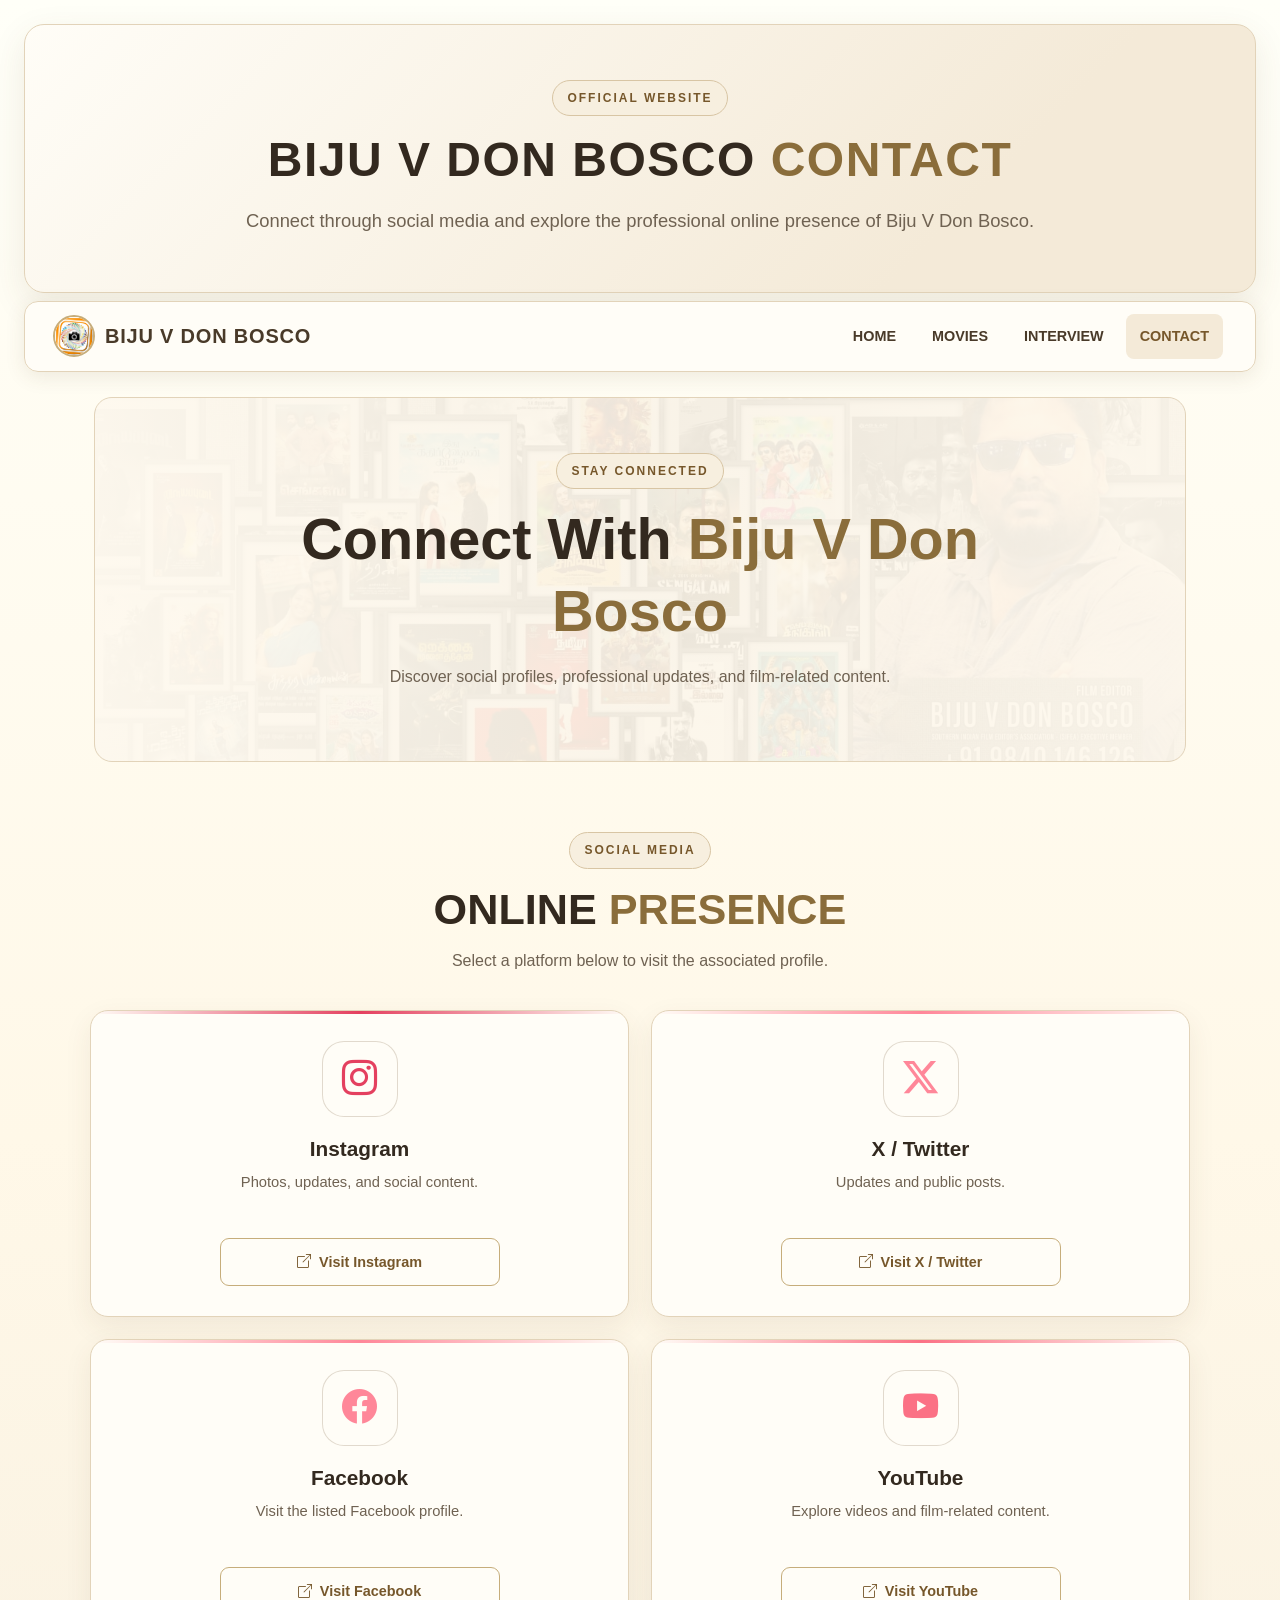
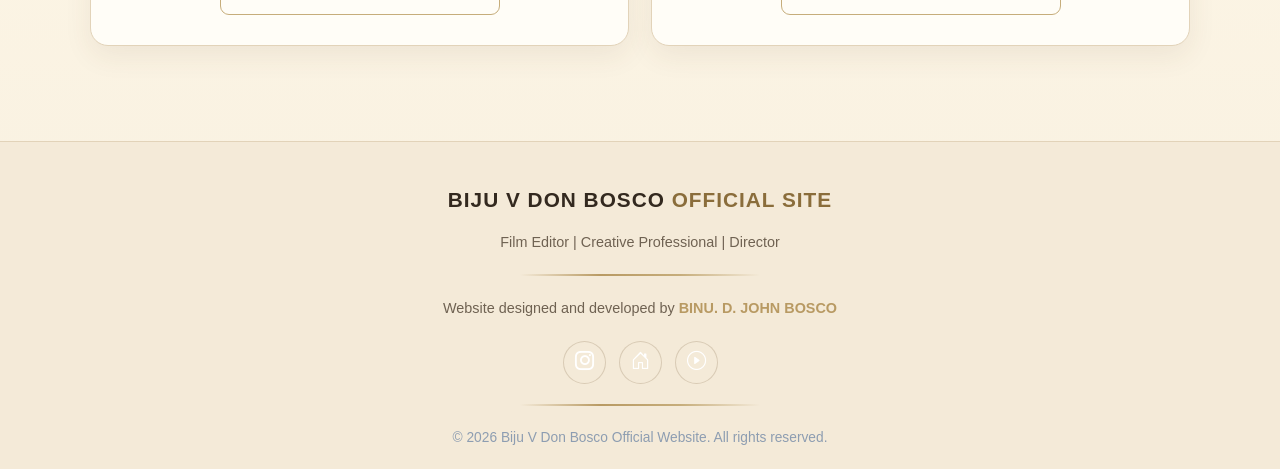
<file: contact.html>
<!DOCTYPE html>
<html lang="en">
<head>
    <meta charset="UTF-8">
    <meta name="viewport" content="width=device-width, initial-scale=1.0">
    <meta name="theme-color" content="#100607">

    <title>Contact | Biju V Don Bosco Official Website</title>

    <meta name="description"
          content="Connect with Biju V Don Bosco through social media and explore his official online presence.">

    <link rel="icon" href="./LOGO.jpg">

    <link href="https://cdn.jsdelivr.net/npm/bootstrap@5.3.3/dist/css/bootstrap.min.css"
          rel="stylesheet">

    <link href="https://cdn.jsdelivr.net/npm/bootstrap-icons@1.11.3/font/bootstrap-icons.min.css"
          rel="stylesheet">

    <style>
        :root {
            --bg: #100607;
            --panel: #1c0d10;
            --panel-light: #2a1016;
            --blue: #e11d48;
            --green: #ff8799;
            --text: #fff4f5;
            --muted: #d0b8bd;
            --border: rgba(255,255,255,.10);
        }

        * {
            box-sizing: border-box;
        }

        html {
            scroll-behavior: smooth;
        }

        body {
            margin: 0;
            overflow-x: hidden;
            background:
                radial-gradient(ellipse at 5% 0%, rgba(225,29,72,.12), transparent 35%),
                radial-gradient(ellipse at 95% 50%, rgba(225,29,72,.06), transparent 30%),
                var(--bg);
            color: var(--text);
            font-family: Arial, Helvetica, sans-serif;
            line-height: 1.7;
        }

        a {
            text-decoration: none;
        }

        .gradient-text {
            color: var(--blue);
        }

        /* HEADER */

        .site-heading {
            position: relative;
            overflow: hidden;
            padding: 55px 20px;
            text-align: center;
            border: 1px solid rgba(225,29,72,.25);
            border-radius: 20px;
            background:
                radial-gradient(ellipse at top left, rgba(225,29,72,.18), transparent 50%),
                linear-gradient(135deg, #1c0d10, #100607 70%);
            box-shadow: 0 15px 45px rgba(0,0,0,.35);
        }

        .eyebrow {
            display: inline-block;
            margin-bottom: 15px;
            padding: 7px 14px;
            color: var(--green);
            border: 1px solid rgba(225,29,72,.35);
            border-radius: 50px;
            background: rgba(225,29,72,.07);
            font-size: .75rem;
            font-weight: bold;
            letter-spacing: 2px;
        }

        .site-heading h1 {
            margin-bottom: 15px;
            color: white;
            font-size: clamp(1.7rem, 4vw, 3rem);
            font-weight: 800;
            letter-spacing: 1.5px;
        }

        .site-heading p {
            max-width: 850px;
            margin: auto;
            color: var(--muted);
            font-size: clamp(.95rem, 2vw, 1.15rem);
            line-height: 1.8;
        }

        /* NAVIGATION */

        .main-navbar {
            position: sticky;
            top: 10px;
            z-index: 1000;
            margin-bottom: 25px;
            border: 1px solid var(--border);
            border-radius: 14px;
            background: rgba(8,15,24,.94);
            backdrop-filter: blur(15px);
            box-shadow: 0 8px 25px rgba(0,0,0,.3);
        }

        .navbar-brand {
            display: flex;
            align-items: center;
            gap: 10px;
            color: white !important;
            font-weight: 800;
            letter-spacing: .8px;
        }

        .navbar-brand img {
            width: 42px;
            height: 42px;
            border: 2px solid var(--blue);
            border-radius: 50%;
            object-fit: cover;
        }

        .navbar-toggler {
            border-color: rgba(255,255,255,.35);
        }

        .navbar-toggler:focus {
            box-shadow: 0 0 0 3px rgba(225,29,72,.2);
        }

        .navbar .nav-link {
            margin: 4px;
            padding: 10px 14px !important;
            color: #f1d9de !important;
            border-radius: 8px;
            font-size: .9rem;
            font-weight: bold;
            transition: .25s ease;
        }

        .navbar .nav-link:hover,
        .navbar .nav-link.active {
            color: var(--blue) !important;
            background: rgba(225,29,72,.09);
        }

        /* HERO */

        .hero {
            position: relative;
            display: grid;
            min-height: 350px;
            place-items: center;
            overflow: hidden;
            text-align: center;
            border: 1px solid var(--border);
            border-radius: 18px;
            background: #18090d;
        }

        .hero img {
            position: absolute;
            inset: 0;
            width: 100%;
            height: 100%;
            object-fit: cover;
            opacity: .45;
        }

        .hero::after {
            position: absolute;
            inset: 0;
            content: "";
            background: linear-gradient(90deg, #100607e8, #10060766, #100607e8);
        }

        .hero-content {
            position: relative;
            z-index: 1;
            width: min(850px, calc(100% - 30px));
            padding: 55px 0;
        }

        .hero h2 {
            margin-bottom: 15px;
            color: white;
            font-size: clamp(2rem, 5vw, 3.6rem);
            font-weight: 800;
            line-height: 1.25;
        }

        .hero p {
            color: #f1d9de;
        }

        /* SECTIONS */

        .section {
            width: min(1100px, calc(100% - 32px));
            margin: auto;
            padding: 70px 0;
        }

        .section-heading {
            margin-bottom: 35px;
            text-align: center;
        }

        .section-heading h2 {
            color: white;
            font-size: clamp(1.8rem, 4vw, 2.7rem);
            font-weight: 800;
        }

        .section-heading p {
            max-width: 650px;
            margin: 12px auto 0;
            color: var(--muted);
        }

        /* SOCIAL CARDS */

        .social-grid {
            display: grid;
            grid-template-columns: repeat(2, minmax(0, 1fr));
            gap: 22px;
        }

        .social-card {
            --accent: var(--blue);
            position: relative;
            display: flex;
            min-width: 0;
            flex-direction: column;
            align-items: center;
            padding: 30px 22px;
            overflow: hidden;
            text-align: center;
            background: linear-gradient(145deg, var(--panel-light), var(--panel));
            border: 1px solid var(--border);
            border-radius: 18px;
            transition: transform .3s ease, border-color .3s ease, box-shadow .3s ease;
        }

        .social-card::before {
            position: absolute;
            top: 0;
            left: 0;
            width: 100%;
            height: 3px;
            content: "";
            background: linear-gradient(90deg, transparent, var(--accent), transparent);
        }

        .social-card:hover {
            transform: translateY(-7px);
            border-color: var(--accent);
            box-shadow: 0 15px 40px rgba(0,0,0,.24);
        }

        .social-icon {
            display: grid;
            width: 76px;
            height: 76px;
            place-items: center;
            color: var(--accent);
            background: rgba(255,255,255,.04);
            border: 1px solid var(--border);
            border-radius: 22px;
            font-size: 2.2rem;
            transition: transform .3s;
        }

        .social-card:hover .social-icon {
            transform: scale(1.09) rotate(-3deg);
        }

        .social-card h3 {
            margin: 20px 0 8px;
            color: white;
            font-size: 1.3rem;
            font-weight: 800;
        }

        .social-card p {
            flex-grow: 1;
            min-height: 48px;
            margin-bottom: 20px;
            color: var(--muted);
            font-size: .92rem;
        }

        .social-button {
            display: inline-flex;
            align-items: center;
            justify-content: center;
            gap: 8px;
            width: 100%;
            max-width: 280px;
            padding: 11px 14px;
            overflow-wrap: anywhere;
            color: white;
            background: rgba(225,29,72,.08);
            border: 1px solid rgba(225,29,72,.4);
            border-radius: 9px;
            font-size: .9rem;
            font-weight: 700;
            transition: .25s;
        }

        .social-button:hover {
            color: #17090c;
            background: var(--blue);
            border-color: var(--blue);
        }

        /* CONTACT PANEL */

        .contact-panel {
            padding: 35px 25px;
            text-align: center;
            background: linear-gradient(135deg, #3a1119, #3a1119);
            border: 1px solid var(--border);
            border-radius: 20px;
        }

        .contact-panel h3 {
            margin-bottom: 12px;
            color: white;
            font-weight: 800;
        }

        .contact-panel p {
            max-width: 650px;
            margin: 0 auto 20px;
            color: #c5d2e3;
        }

        .contact-link {
            display: inline-flex;
            align-items: center;
            gap: 9px;
            padding: 12px 22px;
            color: #17090c;
            background: var(--blue);
            border-radius: 9px;
            font-weight: 800;
            transition: .25s;
        }

        .contact-link:hover {
            color: #17090c;
            background: var(--green);
            transform: translateY(-2px);
        }

        /* FOOTER */

        .site-footer {
            margin-top: 25px;
            padding: 40px 20px 20px;
            text-align: center;
            background: #17090c;
            border-top: 1px solid var(--border);
        }

        .footer-title {
            margin-bottom: 12px;
            color: white;
            font-size: 1.3rem;
            font-weight: 800;
            letter-spacing: 1px;
        }

        .footer-title span {
            color: var(--blue);
        }

        .footer-line {
            width: min(240px, 70%);
            height: 2px;
            margin: 20px auto;
            background: linear-gradient(90deg, transparent, var(--blue), var(--green), transparent);
        }

        .site-footer p {
            color: var(--muted);
            font-size: .9rem;
        }

        .site-footer a {
            color: var(--blue);
            font-weight: bold;
        }

        .site-footer a:hover {
            color: var(--green);
        }

        .social-icons {
            display: flex;
            justify-content: center;
            gap: 13px;
            margin: 20px 0;
        }

        .social-icons a {
            display: grid;
            width: 43px;
            height: 43px;
            place-items: center;
            color: white;
            background: var(--panel-light);
            border: 1px solid var(--border);
            border-radius: 50%;
            font-size: 1.2rem;
            transition: .25s;
        }

        .social-icons a:hover {
            color: #17090c;
            background: var(--blue);
            transform: translateY(-4px);
        }

        .copyright {
            color: #8d9db1;
            font-size: .86rem;
        }

        /* BACK TO TOP */

        #backToTop {
            position: fixed;
            right: 20px;
            bottom: 20px;
            z-index: 999;
            display: none;
            width: 45px;
            height: 45px;
            color: #17090c;
            background: var(--blue);
            border: 0;
            border-radius: 50%;
            font-size: 1.3rem;
            font-weight: bold;
            cursor: pointer;
        }

        #backToTop:hover {
            background: var(--green);
        }

        /* RESPONSIVE */

        @media (max-width: 767px) {
            .site-heading {
                padding: 35px 18px;
            }

            .hero {
                min-height: 300px;
            }

            .section {
                padding: 48px 0;
            }
        }

        @media (max-width: 576px) {
            .social-grid {
                grid-template-columns: 1fr;
                gap: 16px;
            }

            .social-card {
                padding: 26px 18px;
            }

            .contact-panel {
                padding: 27px 18px;
            }

            .navbar-brand {
                font-size: .84rem;
            }

            .navbar-brand img {
                width: 35px;
                height: 35px;
            }
        }

        @media (prefers-reduced-motion: reduce) {
            html {
                scroll-behavior: auto;
            }

            *,
            *::before,
            *::after {
                animation-duration: .01ms !important;
                transition-duration: .01ms !important;
            }
        }
    </style>

  <style id="cream-ivory-white-theme">
    :root{color-scheme:light;--bg:#fffaf0;--surface:#fffdf7;--surface-2:#f4ead8;--panel:#fffdf7;--panel-light:#f4ead8;--blue:#b89a63;--blue-light:#8a6d3b;--green:#c6ad7b;--text:#33291f;--muted:#6f6252;--border:rgba(117,91,54,.22);--cream:#fff8e8;--ivory:#fffff0;--white:#fff}
    html,body{background:#fffaf0!important;color:#33291f!important}
    body{background-image:linear-gradient(180deg,#fffff8 0%,#fff8e8 55%,#f7efdf 100%)!important}
    h1,h2,h3,h4,h5,h6,.section-heading,.footer-title,.site-heading h1,.site-header h1,.hero h2,.hero-content h2{color:#33291f!important}
    p,li,label,small,.section-description,.section-heading p,.site-heading p,.site-header p,.hero p,.site-footer p,.interview-body p,.social-card p{color:#6f6252!important}
    a{color:#8a6d3b}a:hover{color:#5e4728}
    .site-header,.site-heading{background:linear-gradient(135deg,#fffdf7,#f4ead8 75%)!important;border-color:#e2d3b9!important;box-shadow:0 12px 35px rgba(93,70,38,.10)!important}
    .navbar,.main-navbar,nav{background:rgba(255,253,247,.97)!important;border-color:#e2d3b9!important;box-shadow:0 5px 20px rgba(93,70,38,.10)!important}
    .navbar-brand,.navbar .nav-link,.main-navbar .nav-link,ul li a{color:#493a29!important}
    .navbar .nav-link:hover,.navbar .nav-link.active,ul li a:hover{color:#76572b!important;background:#f4ead8!important}
    .navbar-toggler{border-color:#cdbb9c!important}.navbar-toggler-icon{filter:sepia(1) saturate(.5)}
    .brand-logo,.navbar-brand img{border-color:#c6ad7b!important}
    .hero,.contact-panel{background:#f4ead8!important;border-color:#e2d3b9!important}
    .hero::after{background:linear-gradient(90deg,rgba(255,250,240,.94),rgba(255,250,240,.68),rgba(255,250,240,.84))!important}
    .hero>img,.hero img{opacity:.22!important}
    .hero-content p,.hero p,.site-header p{color:#6f6252!important}
    .card-dark,.interview-card,.social-card,.banner-wrap,.contact-panel,.card,.profile-table,.table-responsive{background:#fffdf7!important;color:#33291f!important;border-color:#e2d3b9!important;box-shadow:0 10px 28px rgba(93,70,38,.08)!important}
    .portrait-frame{background:linear-gradient(135deg,#e8d9bd,#fffdf7)!important}.portrait-frame img{background:#f4ead8!important}
    .eyebrow{color:#76572b!important;background:#f7efdf!important;border-color:#d8c5a4!important}
    .gradient-text,.site-heading h1 span,.banner-overlay h2 span,.section-heading span,.footer-title span,.interview-number{color:#8a6d3b!important;background:none!important;-webkit-text-fill-color:#8a6d3b!important}
    .btn-primary-custom,.button,.watch-button,.contact-link{background:#c6ad7b!important;color:#33291f!important;border-color:#b89a63!important}
    .btn-primary-custom:hover,.watch-button:hover,.contact-link:hover{background:#b89a63!important;color:#fff!important}
    .btn-outline-custom,.social-button{color:#76572b!important;border-color:#c6ad7b!important;background:#fffdf7!important}
    .btn-outline-custom:hover,.social-button:hover{background:#f4ead8!important;color:#493a29!important}
    .site-footer,footer{background:#f4ead8!important;color:#493a29!important;border-color:#e2d3b9!important}
    form{background:#fffdf7!important;color:#33291f!important;border:1px solid #e2d3b9}
    input,textarea,select{background:#fff!important;color:#33291f!important;border-color:#d8c5a4!important}
    table th,table td,.table{color:#493a29!important;border-color:#e2d3b9!important;--bs-table-bg:#fffdf7;--bs-table-color:#493a29}
    .banner-overlay{background:linear-gradient(0deg,rgba(42,31,19,.76),rgba(42,31,19,0) 75%)!important}
    .banner-overlay h2{color:#fff!important}.video-label{background:rgba(51,41,31,.82)!important}
    ::selection{background:#e8d9bd;color:#33291f}
  </style>

</head>

<body id="top">

    <!-- HEADER -->
    <div class="container-fluid px-3 px-md-4 pt-4 pb-2">
        <header class="site-heading">
            <div class="eyebrow">OFFICIAL WEBSITE</div>

            <h1>
                BIJU V DON BOSCO
                <span class="gradient-text">CONTACT</span>
            </h1>

            <p>
                Connect through social media and explore the professional
                online presence of Biju V Don Bosco.
            </p>
        </header>
    </div>

    <!-- NAVIGATION -->
    <div class="container-fluid px-3 px-md-4">
        <nav class="navbar navbar-expand-lg navbar-dark main-navbar px-3">
            <div class="container-fluid">

                <a class="navbar-brand" href="index.html">
                    <img src="./LOGO.jpg"
                         alt="Biju V Don Bosco logo">
                    BIJU V DON BOSCO
                </a>

                <button class="navbar-toggler"
                        type="button"
                        data-bs-toggle="collapse"
                        data-bs-target="#mainNavbar"
                        aria-controls="mainNavbar"
                        aria-expanded="false"
                        aria-label="Toggle navigation">
                    <span class="navbar-toggler-icon"></span>
                </button>

                <div class="collapse navbar-collapse" id="mainNavbar">
                    <ul class="navbar-nav ms-auto mb-2 mb-lg-0">
                        <li class="nav-item">
                            <a class="nav-link" href="index.html">HOME</a>
                        </li>

                        <li class="nav-item">
                            <a class="nav-link" href="movie.html">MOVIES</a>
                        </li>

                        <li class="nav-item">
                            <a class="nav-link" href="interview.html">INTERVIEW</a>
                        </li>

                        <li class="nav-item">
                            <a class="nav-link active"
                               aria-current="page"
                               href="contact.html">CONTACT</a>
                        </li>
                    </ul>
                </div>
            </div>
        </nav>
    </div>

    <main>

        <!-- HERO -->
        <div class="container px-3 px-md-4">
            <section class="hero">
                <img src="./backdrop.jpg"
                     alt=""
                     fetchpriority="high">

                <div class="hero-content">
                    <div class="eyebrow">STAY CONNECTED</div>

                    <h2>
                        Connect With
                        <span class="gradient-text">Biju V Don Bosco</span>
                    </h2>

                    <p>
                        Discover social profiles, professional updates,
                        and film-related content.
                    </p>
                </div>
            </section>
        </div>

        <!-- SOCIAL MEDIA -->
        <section class="section" id="online">
            <div class="section-heading">
                <div class="eyebrow">SOCIAL MEDIA</div>

                <h2>
                    ONLINE <span class="gradient-text">PRESENCE</span>
                </h2>

                <p>
                    Select a platform below to visit the associated profile.
                </p>
            </div>

            <div class="social-grid">

                <!-- INSTAGRAM -->
                <article class="social-card" style="--accent:#e4405f">
                    <div class="social-icon">
                        <i class="bi bi-instagram" aria-hidden="true"></i>
                    </div>

                    <h3>Instagram</h3>

                    <p>Photos, updates, and social content.</p>

                    <a class="social-button"
                       href="https://www.instagram.com/biju_v_donbosco/"
                       target="_blank"
                       rel="noopener noreferrer">
                        <i class="bi bi-box-arrow-up-right"></i>
                        Visit Instagram
                    </a>
                </article>

                <!-- X -->
                <article class="social-card" style="--accent:#ff8799">
                    <div class="social-icon">
                        <i class="bi bi-twitter-x" aria-hidden="true"></i>
                    </div>

                    <h3>X / Twitter</h3>

                    <p>Updates and public posts.</p>

                    <a class="social-button"
                       href="https://x.com/biju_v_donbosco"
                       target="_blank"
                       rel="noopener noreferrer">
                        <i class="bi bi-box-arrow-up-right"></i>
                        Visit X / Twitter
                    </a>
                </article>

                <!-- FACEBOOK -->
                <article class="social-card" style="--accent:#ff8799">
                    <div class="social-icon">
                        <i class="bi bi-facebook" aria-hidden="true"></i>
                    </div>

                    <h3>Facebook</h3>

                    <p>Visit the listed Facebook profile.</p>

                    <a class="social-button"
                       href="https://www.facebook.com/don.bosco.311493/"
                       target="_blank"
                       rel="noopener noreferrer">
                        <i class="bi bi-box-arrow-up-right"></i>
                        Visit Facebook
                    </a>
                </article>

                <!-- YOUTUBE -->
                <article class="social-card" style="--accent:#fb7185">
                    <div class="social-icon">
                        <i class="bi bi-youtube" aria-hidden="true"></i>
                    </div>

                    <h3>YouTube</h3>

                    <p>Explore videos and film-related content.</p>

                    <a class="social-button"
                       href="https://www.youtube.com/@bijuvdonboscoindianfilmedi1717"
                       target="_blank"
                       rel="noopener noreferrer">
                        <i class="bi bi-box-arrow-up-right"></i>
                        Visit YouTube
                    </a>
                </article>

            </div>
        </section>

        

    </main>

    <!-- FOOTER -->
    <footer class="site-footer">
        <div class="footer-title">
            BIJU V DON BOSCO <span>OFFICIAL SITE</span>
        </div>

        <p>Film Editor | Creative Professional | Director</p>

        <div class="footer-line"></div>

        <p>
            Website designed and developed by
            <a href="https://www.instagram.com/d_john_bosco/"
               target="_blank"
               rel="noopener noreferrer">
                BINU. D. JOHN BOSCO
            </a>
        </p>

        <div class="social-icons">
            <a href="https://www.instagram.com/biju_v_donbosco/"
               target="_blank"
               rel="noopener noreferrer"
               aria-label="Biju V Don Bosco Instagram">
                <i class="bi bi-instagram"></i>
            </a>

            <a href="index.html" aria-label="Home page">
                <i class="bi bi-house-door"></i>
            </a>

            <a href="interview.html" aria-label="Interviews">
                <i class="bi bi-play-circle"></i>
            </a>
        </div>

        <div class="footer-line"></div>

        <div class="copyright">
            &copy; <span id="currentYear"></span>
            Biju V Don Bosco Official Website. All rights reserved.
        </div>
    </footer>

    <button id="backToTop"
            type="button"
            aria-label="Back to top"
            title="Back to top">
        <i class="bi bi-arrow-up"></i>
    </button>

    <script src="https://cdn.jsdelivr.net/npm/bootstrap@5.3.3/dist/js/bootstrap.bundle.min.js"></script>

    <script>
        // Update the copyright year automatically.
        document.getElementById("currentYear").textContent =
            new Date().getFullYear();

        // Show the back-to-top button when scrolling.
        const backToTop = document.getElementById("backToTop");

        window.addEventListener("scroll", function () {
            backToTop.style.display =
                window.scrollY > 350 ? "block" : "none";
        }, { passive: true });

        backToTop.addEventListener("click", function () {
            window.scrollTo({
                top: 0,
                behavior: window.matchMedia("(prefers-reduced-motion: reduce)").matches
                    ? "auto"
                    : "smooth"
            });
        });

        // Close the mobile navigation menu after selecting a page.
        document.querySelectorAll("#mainNavbar .nav-link").forEach(function (link) {
            link.addEventListener("click", function () {
                const menu = document.getElementById("mainNavbar");

                if (menu.classList.contains("show")) {
                    bootstrap.Collapse.getOrCreateInstance(menu).hide();
                }
            });
        });
    </script>

</body>
</html>
</file>
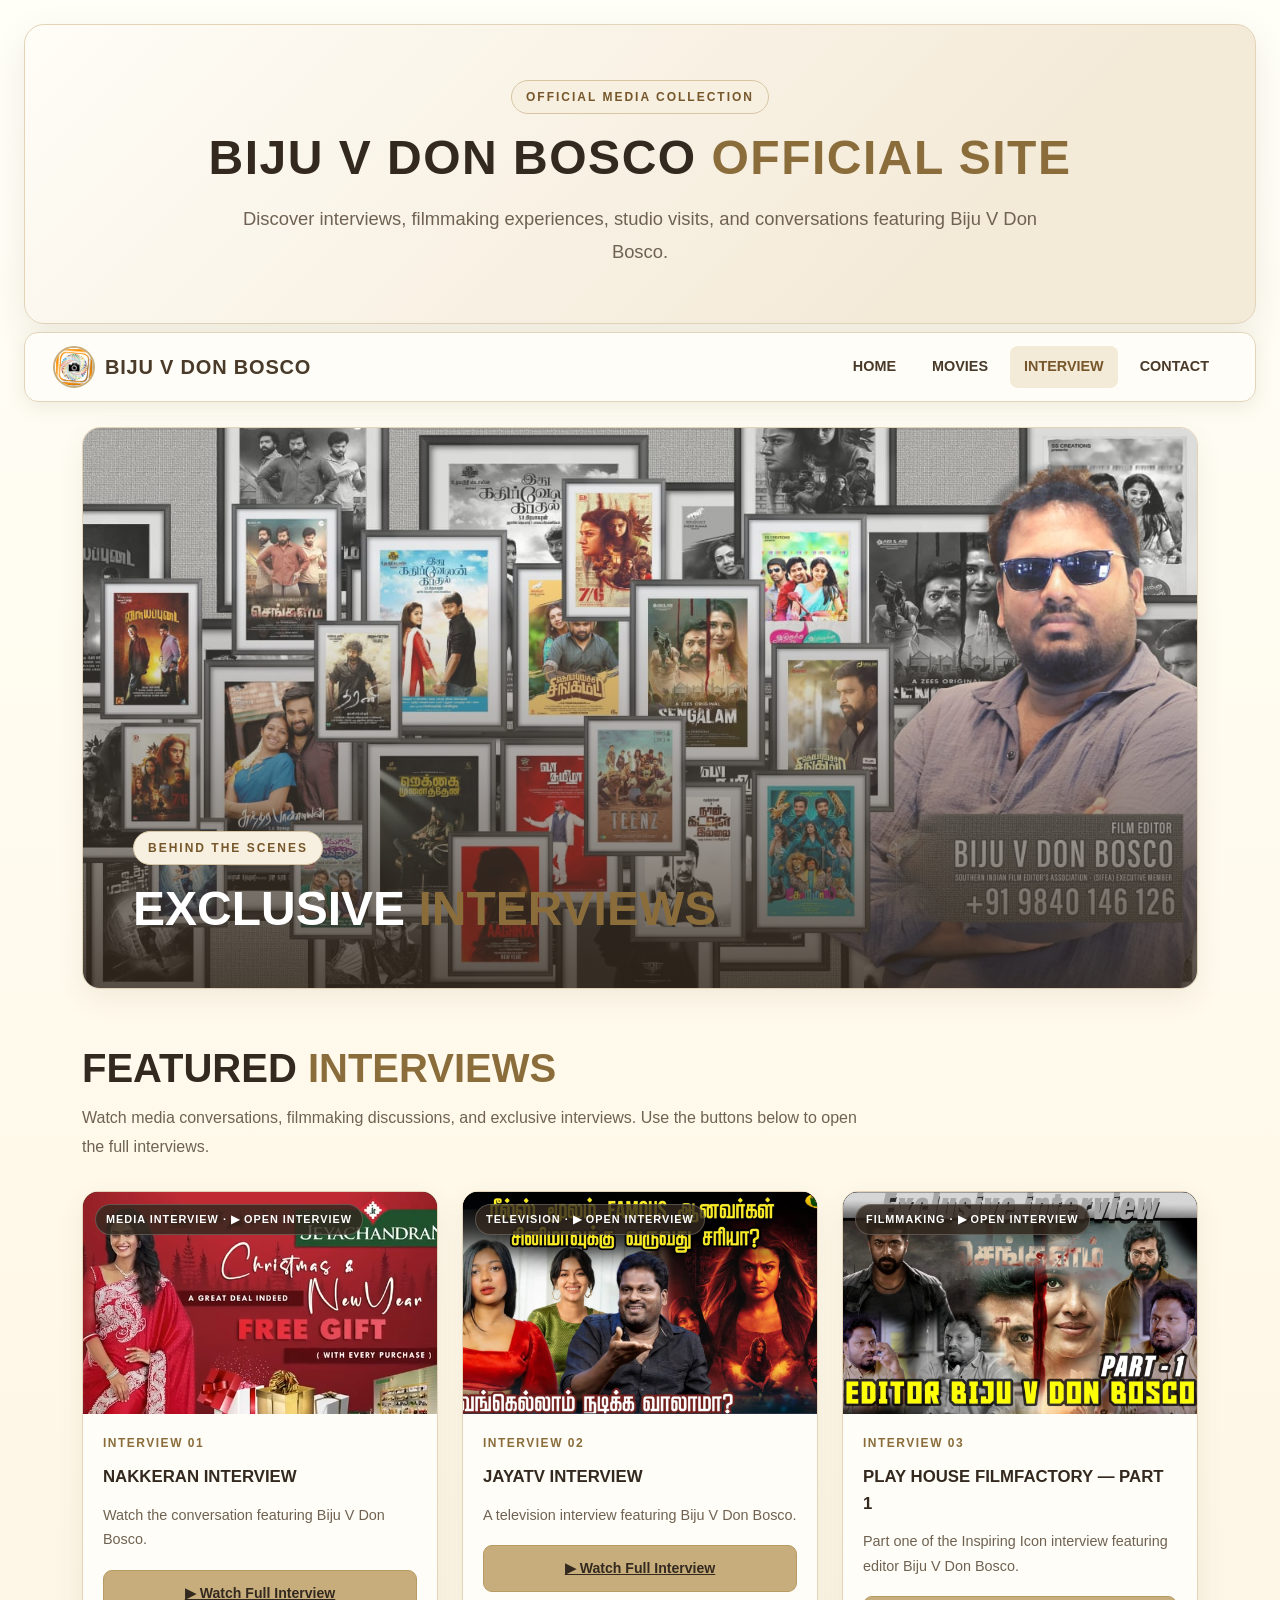
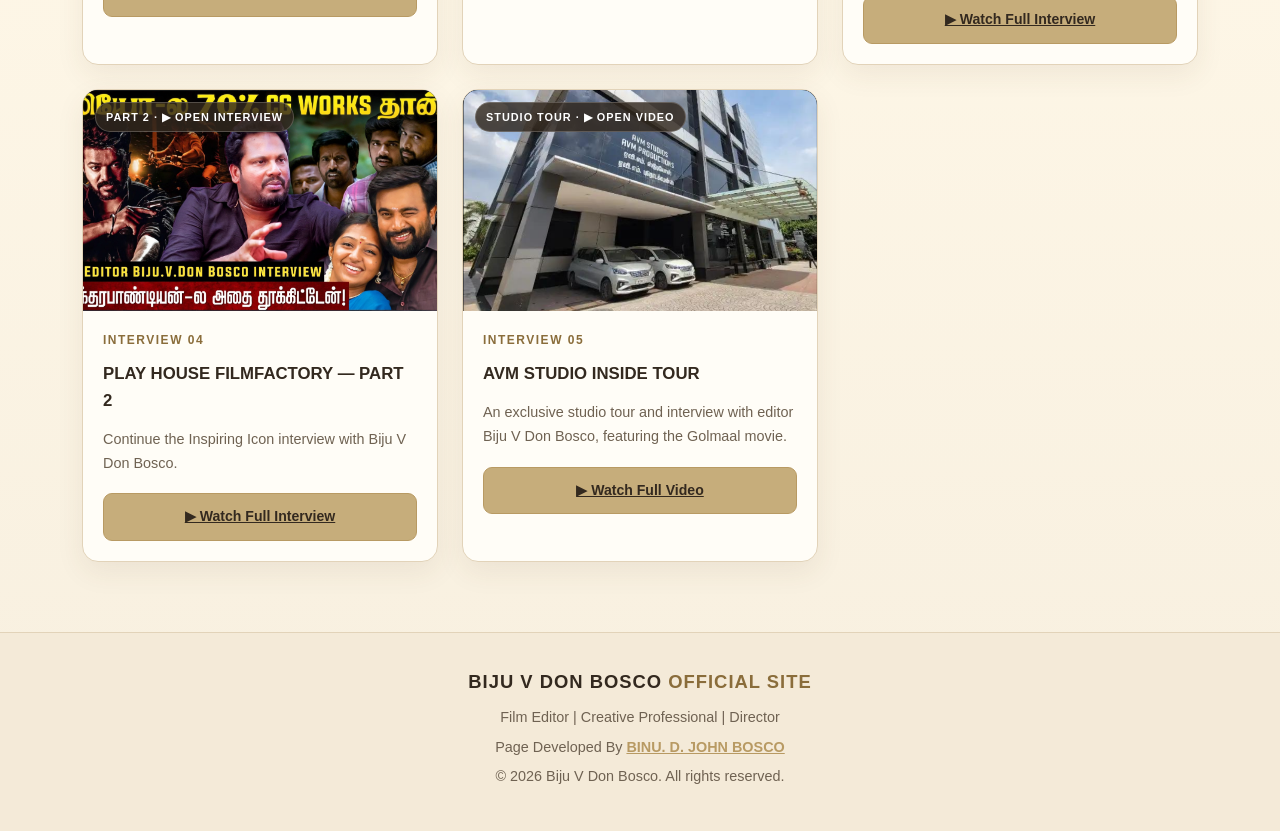
<file: interview.html>
<!DOCTYPE html>
<html lang="en">
<head>
    <meta charset="UTF-8">
    <meta name="viewport" content="width=device-width, initial-scale=1.0">
    <meta name="theme-color" content="#100607">

    <title>Interviews | Biju V Don Bosco Official Website</title>

    <meta name="description"
          content="Watch interviews featuring film editor Biju V Don Bosco, including media interviews, filmmaking discussions, and studio tours.">

    <link rel="icon" href="./LOGO.jpg">
    <link rel="stylesheet" href="style.css">

    <link href="https://cdn.jsdelivr.net/npm/bootstrap@5.3.3/dist/css/bootstrap.min.css"
          rel="stylesheet">

    <style>
        :root {
            --bg: #100607;
            --panel: #1c0d10;
            --panel-light: #2a1016;
            --blue: #e11d48;
            --green: #ff8799;
            --text: #fff4f5;
            --muted: #d0b8bd;
            --border: rgba(255,255,255,.10);
        }

        * {
            box-sizing: border-box;
        }

        html {
            scroll-behavior: smooth;
        }

        body {
            margin: 0;
            background: var(--bg);
            color: var(--text);
            font-family: Arial, Helvetica, sans-serif;
            overflow-x: hidden;
        }

        /* HEADER */
        .site-heading {
            position: relative;
            overflow: hidden;
            padding: 55px 20px;
            text-align: center;
            border: 1px solid rgba(225,29,72,.25);
            border-radius: 20px;
            background:
                radial-gradient(ellipse at top left,
                    rgba(225,29,72,.18), transparent 50%),
                linear-gradient(135deg, #1c0d10, #100607 70%);
            box-shadow: 0 15px 45px rgba(0,0,0,.35);
        }

        .eyebrow {
            display: inline-block;
            margin-bottom: 15px;
            padding: 7px 14px;
            color: var(--green);
            border: 1px solid rgba(225,29,72,.35);
            border-radius: 50px;
            background: rgba(225,29,72,.07);
            font-size: .75rem;
            font-weight: bold;
            letter-spacing: 2px;
        }

        .site-heading h1 {
            margin-bottom: 15px;
            color: white;
            font-size: clamp(1.7rem, 4vw, 3rem);
            font-weight: 800;
            letter-spacing: 1.5px;
        }

        .site-heading h1 span {
            color: var(--blue);
        }

        .site-heading p {
            max-width: 850px;
            margin: auto;
            color: var(--muted);
            font-size: clamp(.95rem, 2vw, 1.15rem);
            line-height: 1.8;
        }

        /* NAVIGATION */
        .main-navbar {
            position: sticky;
            top: 10px;
            z-index: 1000;
            margin-bottom: 25px;
            border: 1px solid var(--border);
            border-radius: 14px;
            background: rgba(8,15,24,.94);
            backdrop-filter: blur(15px);
            box-shadow: 0 8px 25px rgba(0,0,0,.3);
        }

        .navbar-brand {
            display: flex;
            align-items: center;
            gap: 10px;
            color: white !important;
            font-weight: 800;
            letter-spacing: .8px;
        }

        .navbar-brand img {
            width: 42px;
            height: 42px;
            border: 2px solid var(--blue);
            border-radius: 50%;
            object-fit: cover;
        }

        .navbar-toggler {
            border-color: rgba(255,255,255,.35);
        }

        .navbar-toggler:focus {
            box-shadow: 0 0 0 3px rgba(225,29,72,.2);
        }

        .navbar .nav-link {
            margin: 4px;
            padding: 10px 14px !important;
            color: #f1d9de !important;
            border-radius: 8px;
            font-size: .9rem;
            font-weight: bold;
            transition: .25s ease;
        }

        .navbar .nav-link:hover,
        .navbar .nav-link.active {
            color: var(--blue) !important;
            background: rgba(225,29,72,.09);
        }

        /* BANNER */
        .banner-wrap {
            position: relative;
            overflow: hidden;
            margin-bottom: 55px;
            border: 1px solid var(--border);
            border-radius: 18px;
            background: var(--panel);
        }

        .main-banner {
            display: block;
            width: 100%;
            height: clamp(220px, 45vw, 560px);
            object-fit: cover;
            object-position: center;
            opacity: .82;
            transition: transform .7s ease, opacity .5s ease;
        }

        .banner-wrap:hover .main-banner {
            transform: scale(1.025);
            opacity: 1;
        }

        .banner-overlay {
            position: absolute;
            inset: 0;
            display: flex;
            align-items: end;
            padding: clamp(20px, 5vw, 50px);
            background: linear-gradient(
                0deg,
                rgba(5,8,13,.9),
                rgba(5,8,13,.05) 75%
            );
        }

        .banner-overlay h2 {
            margin: 0;
            color: white;
            font-size: clamp(1.5rem, 4vw, 3rem);
            font-weight: 800;
        }

        .banner-overlay h2 span {
            color: var(--blue);
        }

        /* SECTION INTRODUCTION */
        .section-heading {
            margin-bottom: 12px;
            color: white;
            font-size: clamp(1.7rem, 4vw, 2.5rem);
            font-weight: 800;
        }

        .section-heading span {
            color: var(--blue);
        }

        .section-description {
            max-width: 800px;
            margin-bottom: 30px;
            color: var(--muted);
            line-height: 1.8;
        }

        /* INTERVIEW CARDS */
        .interview-card {
            height: 100%;
            overflow: hidden;
            border: 1px solid var(--border);
            border-radius: 16px;
            background: linear-gradient(145deg, var(--panel-light), var(--panel));
            box-shadow: 0 10px 25px rgba(0,0,0,.2);
            transition: transform .3s ease, border-color .3s ease,
                        box-shadow .3s ease;
        }

        .interview-card:hover {
            transform: translateY(-7px);
            border-color: rgba(225,29,72,.55);
            box-shadow: 0 16px 35px rgba(225,29,72,.09);
        }

        .video-wrap {
            position: relative;
            overflow: hidden;
            background: #000;
        }

        .interview-video {
            display: block;
            width: 100%;
            aspect-ratio: 16 / 10;
            object-fit: cover;
            background: #000;
        }

        .thumbnail-link {
            position: relative;
            display: block;
            overflow: hidden;
            background: #000;
        }

        .thumbnail-link .interview-video {
            transition: transform .35s ease, filter .35s ease;
        }

        .thumbnail-link:hover .interview-video,
        .thumbnail-link:focus-visible .interview-video {
            transform: scale(1.035);
            filter: brightness(.78);
        }

        .video-label {
            position: absolute;
            top: 12px;
            left: 12px;
            z-index: 1;
            padding: 6px 10px;
            color: white;
            border: 1px solid rgba(255,255,255,.2);
            border-radius: 50px;
            background: rgba(5,8,13,.8);
            font-size: .68rem;
            font-weight: bold;
            letter-spacing: 1px;
            pointer-events: none;
        }

        .interview-body {
            display: flex;
            flex-direction: column;
            height: calc(100% - auto);
            padding: 20px;
        }

        .interview-body h3 {
            margin-bottom: 12px;
            color: white;
            font-size: 1.05rem;
            font-weight: 800;
            line-height: 1.6;
        }

        .interview-body p {
            flex-grow: 1;
            margin-bottom: 18px;
            color: var(--muted);
            font-size: .9rem;
            line-height: 1.7;
        }

        .watch-button {
            display: inline-flex;
            align-items: center;
            justify-content: center;
            gap: 9px;
            width: 100%;
            margin-top: auto;
            padding: 12px 14px;
            color: #17090c;
            border: 1px solid var(--blue);
            border-radius: 9px;
            background: var(--blue);
            font-size: .88rem;
            font-weight: 800;
            transition: .25s ease;
        }

        .watch-button:hover {
            color: white;
            border-color: var(--green);
            background: #b91c3a;
            box-shadow: 0 5px 18px rgba(225,29,72,.15);
        }

        .interview-number {
            margin-bottom: 12px;
            color: var(--green);
            font-size: .75rem;
            font-weight: bold;
            letter-spacing: 1.5px;
        }

        /* FOOTER */
        .site-footer {
            margin-top: 70px;
            padding: 35px 15px;
            text-align: center;
            border-top: 1px solid var(--border);
            background: #17090c;
        }

        .footer-title {
            margin-bottom: 12px;
            color: white;
            font-size: 1.15rem;
            font-weight: 800;
            letter-spacing: 1px;
        }

        .footer-title span {
            color: var(--blue);
        }

        .site-footer p {
            margin-bottom: 8px;
            color: var(--muted);
            font-size: .9rem;
        }

        .site-footer a {
            color: var(--blue);
            font-weight: bold;
        }

        .site-footer a:hover {
            color: var(--green);
        }

        .back-to-top {
            position: fixed;
            right: 20px;
            bottom: 20px;
            z-index: 999;
            display: none;
            width: 45px;
            height: 45px;
            color: #17090c;
            border: 0;
            border-radius: 50%;
            background: var(--blue);
            font-size: 1.25rem;
            font-weight: bold;
            cursor: pointer;
        }

        .back-to-top:hover {
            background: var(--green);
        }

        /* RESPONSIVE */
        @media (max-width: 767px) {
            .site-heading {
                padding: 35px 18px;
            }

            .banner-wrap {
                margin-bottom: 38px;
            }

            .interview-body {
                padding: 17px;
            }
        }

        @media (max-width: 480px) {
            .navbar-brand {
                font-size: .84rem;
            }

            .navbar-brand img {
                width: 35px;
                height: 35px;
            }
        }

        @media (prefers-reduced-motion: reduce) {
            html {
                scroll-behavior: auto;
            }

            *,
            *::before,
            *::after {
                animation-duration: .01ms !important;
                transition-duration: .01ms !important;
            }
        }
    </style>

  <style id="cream-ivory-white-theme">
    :root{color-scheme:light;--bg:#fffaf0;--surface:#fffdf7;--surface-2:#f4ead8;--panel:#fffdf7;--panel-light:#f4ead8;--blue:#b89a63;--blue-light:#8a6d3b;--green:#c6ad7b;--text:#33291f;--muted:#6f6252;--border:rgba(117,91,54,.22);--cream:#fff8e8;--ivory:#fffff0;--white:#fff}
    html,body{background:#fffaf0!important;color:#33291f!important}
    body{background-image:linear-gradient(180deg,#fffff8 0%,#fff8e8 55%,#f7efdf 100%)!important}
    h1,h2,h3,h4,h5,h6,.section-heading,.footer-title,.site-heading h1,.site-header h1,.hero h2,.hero-content h2{color:#33291f!important}
    p,li,label,small,.section-description,.section-heading p,.site-heading p,.site-header p,.hero p,.site-footer p,.interview-body p,.social-card p{color:#6f6252!important}
    a{color:#8a6d3b}a:hover{color:#5e4728}
    .site-header,.site-heading{background:linear-gradient(135deg,#fffdf7,#f4ead8 75%)!important;border-color:#e2d3b9!important;box-shadow:0 12px 35px rgba(93,70,38,.10)!important}
    .navbar,.main-navbar,nav{background:rgba(255,253,247,.97)!important;border-color:#e2d3b9!important;box-shadow:0 5px 20px rgba(93,70,38,.10)!important}
    .navbar-brand,.navbar .nav-link,.main-navbar .nav-link,ul li a{color:#493a29!important}
    .navbar .nav-link:hover,.navbar .nav-link.active,ul li a:hover{color:#76572b!important;background:#f4ead8!important}
    .navbar-toggler{border-color:#cdbb9c!important}.navbar-toggler-icon{filter:sepia(1) saturate(.5)}
    .brand-logo,.navbar-brand img{border-color:#c6ad7b!important}
    .hero,.contact-panel{background:#f4ead8!important;border-color:#e2d3b9!important}
    .hero::after{background:linear-gradient(90deg,rgba(255,250,240,.94),rgba(255,250,240,.68),rgba(255,250,240,.84))!important}
    .hero>img,.hero img{opacity:.22!important}
    .hero-content p,.hero p,.site-header p{color:#6f6252!important}
    .card-dark,.interview-card,.social-card,.banner-wrap,.contact-panel,.card,.profile-table,.table-responsive{background:#fffdf7!important;color:#33291f!important;border-color:#e2d3b9!important;box-shadow:0 10px 28px rgba(93,70,38,.08)!important}
    .portrait-frame{background:linear-gradient(135deg,#e8d9bd,#fffdf7)!important}.portrait-frame img{background:#f4ead8!important}
    .eyebrow{color:#76572b!important;background:#f7efdf!important;border-color:#d8c5a4!important}
    .gradient-text,.site-heading h1 span,.banner-overlay h2 span,.section-heading span,.footer-title span,.interview-number{color:#8a6d3b!important;background:none!important;-webkit-text-fill-color:#8a6d3b!important}
    .btn-primary-custom,.button,.watch-button,.contact-link{background:#c6ad7b!important;color:#33291f!important;border-color:#b89a63!important}
    .btn-primary-custom:hover,.watch-button:hover,.contact-link:hover{background:#b89a63!important;color:#fff!important}
    .btn-outline-custom,.social-button{color:#76572b!important;border-color:#c6ad7b!important;background:#fffdf7!important}
    .btn-outline-custom:hover,.social-button:hover{background:#f4ead8!important;color:#493a29!important}
    .site-footer,footer{background:#f4ead8!important;color:#493a29!important;border-color:#e2d3b9!important}
    form{background:#fffdf7!important;color:#33291f!important;border:1px solid #e2d3b9}
    input,textarea,select{background:#fff!important;color:#33291f!important;border-color:#d8c5a4!important}
    table th,table td,.table{color:#493a29!important;border-color:#e2d3b9!important;--bs-table-bg:#fffdf7;--bs-table-color:#493a29}
    .banner-overlay{background:linear-gradient(0deg,rgba(42,31,19,.76),rgba(42,31,19,0) 75%)!important}
    .banner-overlay h2{color:#fff!important}.video-label{background:rgba(51,41,31,.82)!important}
    ::selection{background:#e8d9bd;color:#33291f}
  </style>

</head>

<body id="top">

    <!-- WEBSITE HEADER -->
    <div class="container-fluid px-3 px-md-4 pt-4 pb-2">
        <header class="site-heading">
            <div class="eyebrow">OFFICIAL MEDIA COLLECTION</div>

            <h1>BIJU V DON BOSCO <span>OFFICIAL SITE</span></h1>

            <p>
                Discover interviews, filmmaking experiences, studio visits,
                and conversations featuring Biju V Don Bosco.
            </p>
        </header>
    </div>

    <!-- NAVIGATION -->
    <div class="container-fluid px-3 px-md-4">
        <nav class="navbar navbar-expand-lg navbar-dark main-navbar px-3">
            <div class="container-fluid">

                <a class="navbar-brand" href="index.html">
                    <img src="./LOGO.jpg"
                         alt="Biju V Don Bosco logo">
                    BIJU V DON BOSCO
                </a>

                <button class="navbar-toggler"
                        type="button"
                        data-bs-toggle="collapse"
                        data-bs-target="#mainNavbar"
                        aria-controls="mainNavbar"
                        aria-expanded="false"
                        aria-label="Toggle navigation">
                    <span class="navbar-toggler-icon"></span>
                </button>

                <div class="collapse navbar-collapse" id="mainNavbar">
                    <ul class="navbar-nav ms-auto mb-2 mb-lg-0">
                        <li class="nav-item">
                            <a class="nav-link" href="index.html">HOME</a>
                        </li>

                        <li class="nav-item">
                            <a class="nav-link" href="movie.html">MOVIES</a>
                        </li>

                        <li class="nav-item">
                            <a class="nav-link active"
                               aria-current="page"
                               href="interview.html">INTERVIEW</a>
                        </li>

                        <li class="nav-item">
                            <a class="nav-link" href="contact.html">CONTACT</a>
                        </li>
                    </ul>
                </div>
            </div>
        </nav>
    </div>

    <main class="container">

        <!-- BANNER -->
        <section class="banner-wrap" aria-label="Interview banner">
            <img src="./backdrop.jpg"
                 alt="Biju V Don Bosco official website banner"
                 class="main-banner">

            <div class="banner-overlay">
                <div>
                    <div class="eyebrow">BEHIND THE SCENES</div>
                    <h2>EXCLUSIVE <span>INTERVIEWS</span></h2>
                </div>
            </div>
        </section>

        <!-- INTERVIEWS -->
        <section id="interviews">
            <h2 class="section-heading">FEATURED <span>INTERVIEWS</span></h2>

            <p class="section-description">
                Watch media conversations, filmmaking discussions, and
                exclusive interviews. Use the buttons below to open the
                full interviews.
            </p>

            <div class="row g-4">

                <!-- INTERVIEW 1 -->
                <div class="col-12 col-sm-6 col-lg-4">
                    <article class="interview-card">
                        <div class="video-wrap">
                            <a class="thumbnail-link" href="https://youtu.be/vKQoCAiWCss" target="_blank" rel="noopener noreferrer" aria-label="Open Nakkheeran interview">
                                <img class="interview-video" src="./nakeeran.png" alt="Nakkheeran interview thumbnail" loading="lazy">
                                <span class="video-label">MEDIA INTERVIEW · ▶ OPEN INTERVIEW</span>
                            </a>
                        </div>

                        <div class="interview-body">
                            <div class="interview-number">INTERVIEW 01</div>
                            <h3>NAKKERAN INTERVIEW</h3>
                            <p>
                                Watch the conversation featuring Biju V Don Bosco.
                            </p>
                            <a class="watch-button"
                               href="https://youtu.be/vKQoCAiWCss"
                               target="_blank"
                               rel="noopener noreferrer">
                                ▶ Watch Full Interview
                            </a>
                        </div>
                    </article>
                </div>

                <!-- INTERVIEW 2 -->
                <div class="col-12 col-sm-6 col-lg-4">
                    <article class="interview-card">
                        <div class="video-wrap">
                            <a class="thumbnail-link" href="https://youtu.be/a620B0Gg5vI" target="_blank" rel="noopener noreferrer" aria-label="Open Jaya TV interview">
                                <img class="interview-video" src="./jaya%20tv.png" alt="Jaya TV interview thumbnail" loading="lazy">
                                <span class="video-label">TELEVISION · ▶ OPEN INTERVIEW</span>
                            </a>
                        </div>

                        <div class="interview-body">
                            <div class="interview-number">INTERVIEW 02</div>
                            <h3>JAYATV INTERVIEW</h3>
                            <p>
                                A television interview featuring Biju V Don Bosco.
                            </p>
                            <a class="watch-button"
                               href="https://youtu.be/a620B0Gg5vI"
                               target="_blank"
                               rel="noopener noreferrer">
                                ▶ Watch Full Interview
                            </a>
                        </div>
                    </article>
                </div>

                <!-- INTERVIEW 3 -->
                <div class="col-12 col-sm-6 col-lg-4">
                    <article class="interview-card">
                        <div class="video-wrap">
                            <a class="thumbnail-link" href="https://youtu.be/PG7lWOE3hUw" target="_blank" rel="noopener noreferrer" aria-label="Open Play House Filmfactory Part 1">
                                <img class="interview-video" src="./playhouse-part1.png" alt="Play House Filmfactory Part 1 thumbnail" loading="lazy">
                                <span class="video-label">FILMMAKING · ▶ OPEN INTERVIEW</span>
                            </a>
                        </div>

                        <div class="interview-body">
                            <div class="interview-number">INTERVIEW 03</div>
                            <h3>PLAY HOUSE FILMFACTORY — PART 1</h3>
                            <p>
                                Part one of the Inspiring Icon interview
                                featuring editor Biju V Don Bosco.
                            </p>
                            <a class="watch-button"
                               href="https://youtu.be/PG7lWOE3hUw"
                               target="_blank"
                               rel="noopener noreferrer">
                                ▶ Watch Full Interview
                            </a>
                        </div>
                    </article>
                </div>

                <!-- INTERVIEW 4 -->
                <div class="col-12 col-sm-6 col-lg-4">
                    <article class="interview-card">
                        <div class="video-wrap">
                            <a class="thumbnail-link" href="https://youtu.be/M55N_rO4yMQ" target="_blank" rel="noopener noreferrer" aria-label="Open Play House Filmfactory Part 2">
                                <img class="interview-video" src="./playhouse-part2.png" alt="Play House Filmfactory Part 2 thumbnail" loading="lazy">
                                <span class="video-label">PART 2 · ▶ OPEN INTERVIEW</span>
                            </a>
                        </div>

                        <div class="interview-body">
                            <div class="interview-number">INTERVIEW 04</div>
                            <h3>PLAY HOUSE FILMFACTORY — PART 2</h3>
                            <p>
                                Continue the Inspiring Icon interview with
                                Biju V Don Bosco.
                            </p>
                            <a class="watch-button"
                               href="https://youtu.be/M55N_rO4yMQ"
                               target="_blank"
                               rel="noopener noreferrer">
                                ▶ Watch Full Interview
                            </a>
                        </div>
                    </article>
                </div>

                <!-- INTERVIEW 5 -->
                <div class="col-12 col-sm-6 col-lg-4">
                    <article class="interview-card">
                        <div class="video-wrap">
                            <a class="thumbnail-link" href="./AVM_Studio_Inside_Tour_Biju_V_Don_Bosco.mp4" target="_blank" rel="noopener noreferrer" aria-label="Open AVM Studio inside tour">
                                <img class="interview-video" src="./avm%20%20home%20tour.png" alt="AVM Studio inside tour thumbnail" loading="lazy">
                                <span class="video-label">STUDIO TOUR · ▶ OPEN VIDEO</span>
                            </a>
                        </div>

                        <div class="interview-body">
                            <div class="interview-number">INTERVIEW 05</div>
                            <h3>AVM STUDIO INSIDE TOUR</h3>
                            <p>
                                An exclusive studio tour and interview with
                                editor Biju V Don Bosco, featuring the Golmaal movie.
                            </p>
                            <a class="watch-button"
                               href="./AVM_Studio_Inside_Tour_Biju_V_Don_Bosco.mp4"
                               target="_blank"
                               rel="noopener noreferrer">
                                ▶ Watch Full Video
                            </a>
                        </div>
                    </article>
                </div>

            </div>
        </section>
    </main>

    <!-- FOOTER -->
    <footer class="site-footer">
        <div class="footer-title">
            BIJU V DON BOSCO <span>OFFICIAL SITE</span>
        </div>

        <p>Film Editor | Creative Professional | Director</p>

        <p>
            Page Developed By
            <a href="https://www.instagram.com/d_john_bosco/"
               target="_blank"
               rel="noopener noreferrer">
                BINU. D. JOHN BOSCO
            </a>
        </p>

        <p>
            &copy; <span id="currentYear"></span>
            Biju V Don Bosco. All rights reserved.
        </p>
    </footer>

    <button class="back-to-top"
            id="backToTop"
            type="button"
            aria-label="Back to top"
            title="Back to top">↑</button>

    <script src="https://cdn.jsdelivr.net/npm/bootstrap@5.3.3/dist/js/bootstrap.bundle.min.js"></script>

    <script>
        // Update copyright year
        document.getElementById("currentYear").textContent =
            new Date().getFullYear();

        // Back-to-top button
        const backToTop = document.getElementById("backToTop");

        window.addEventListener("scroll", function () {
            backToTop.style.display =
                window.scrollY > 350 ? "block" : "none";
        });

        backToTop.addEventListener("click", function () {
            window.scrollTo({
                top: 0,
                behavior: "smooth"
            });
        });
    </script>

</body>
</html>
</file>
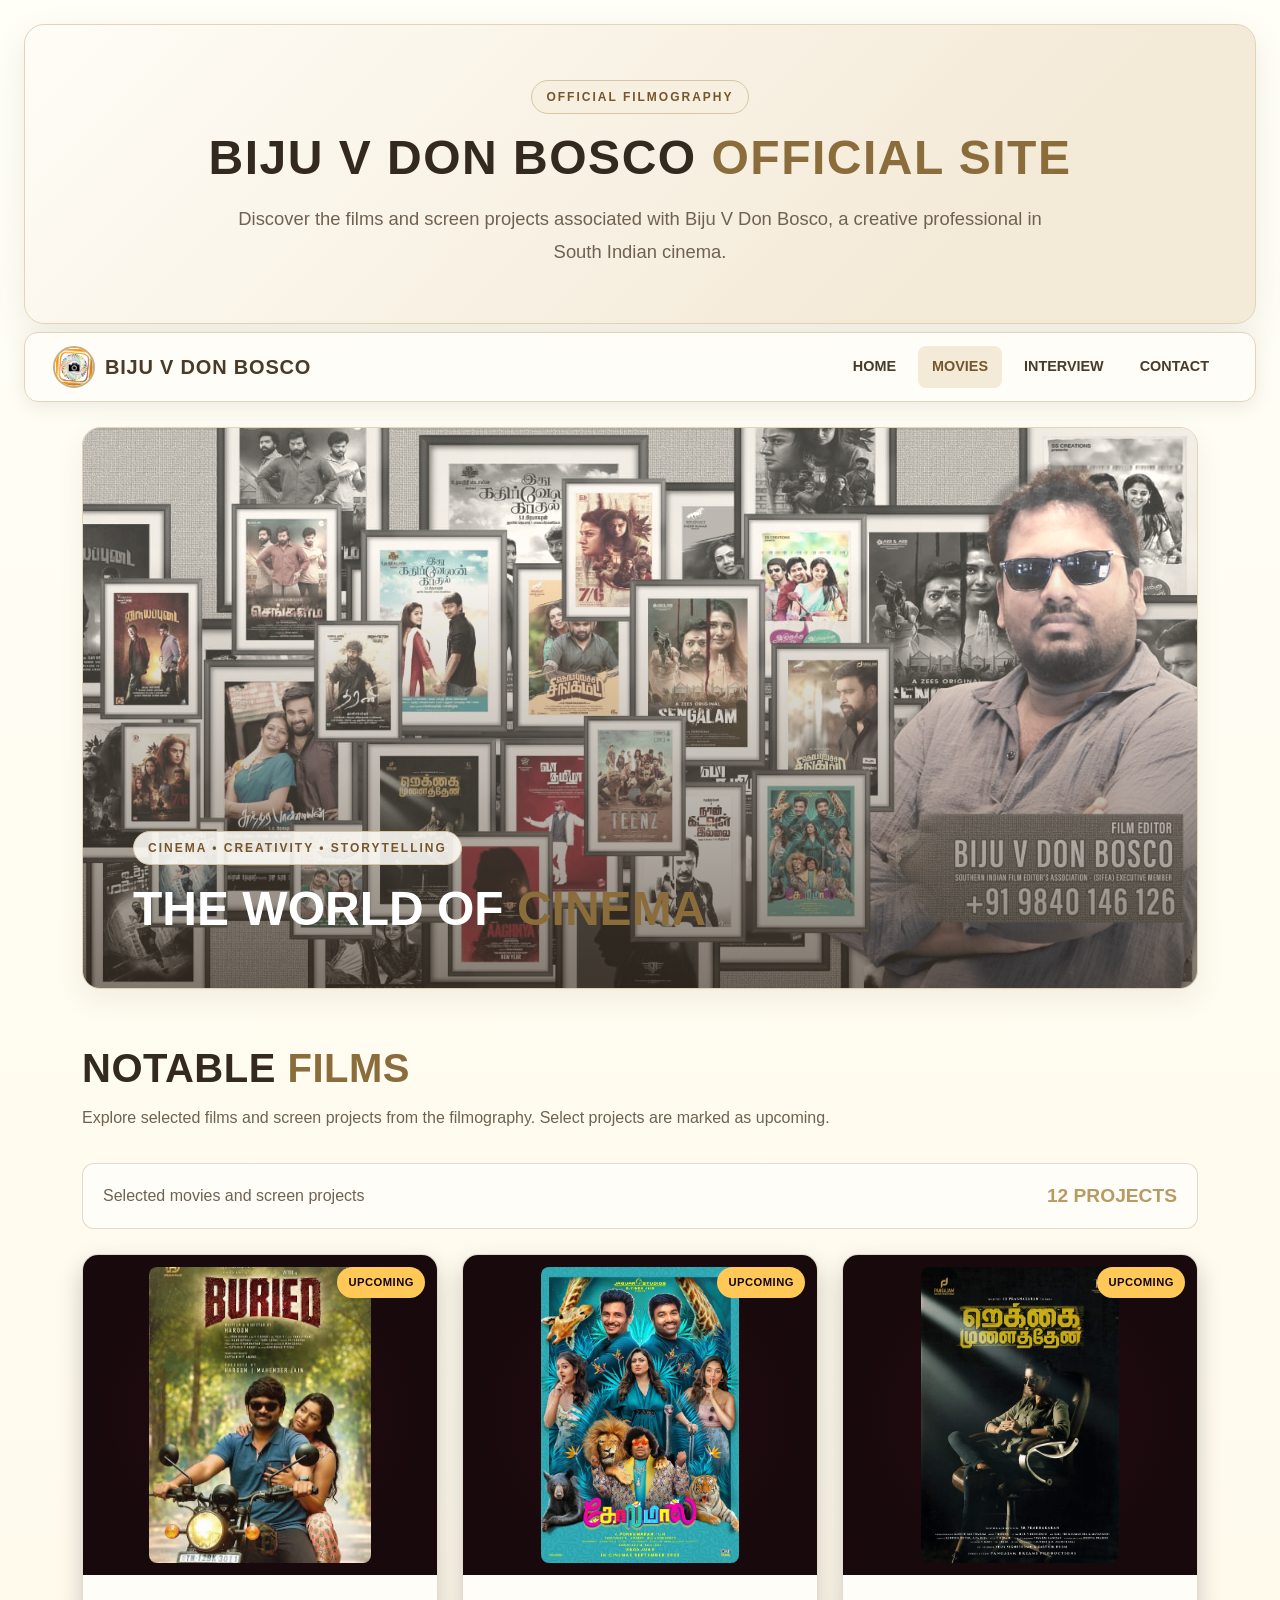
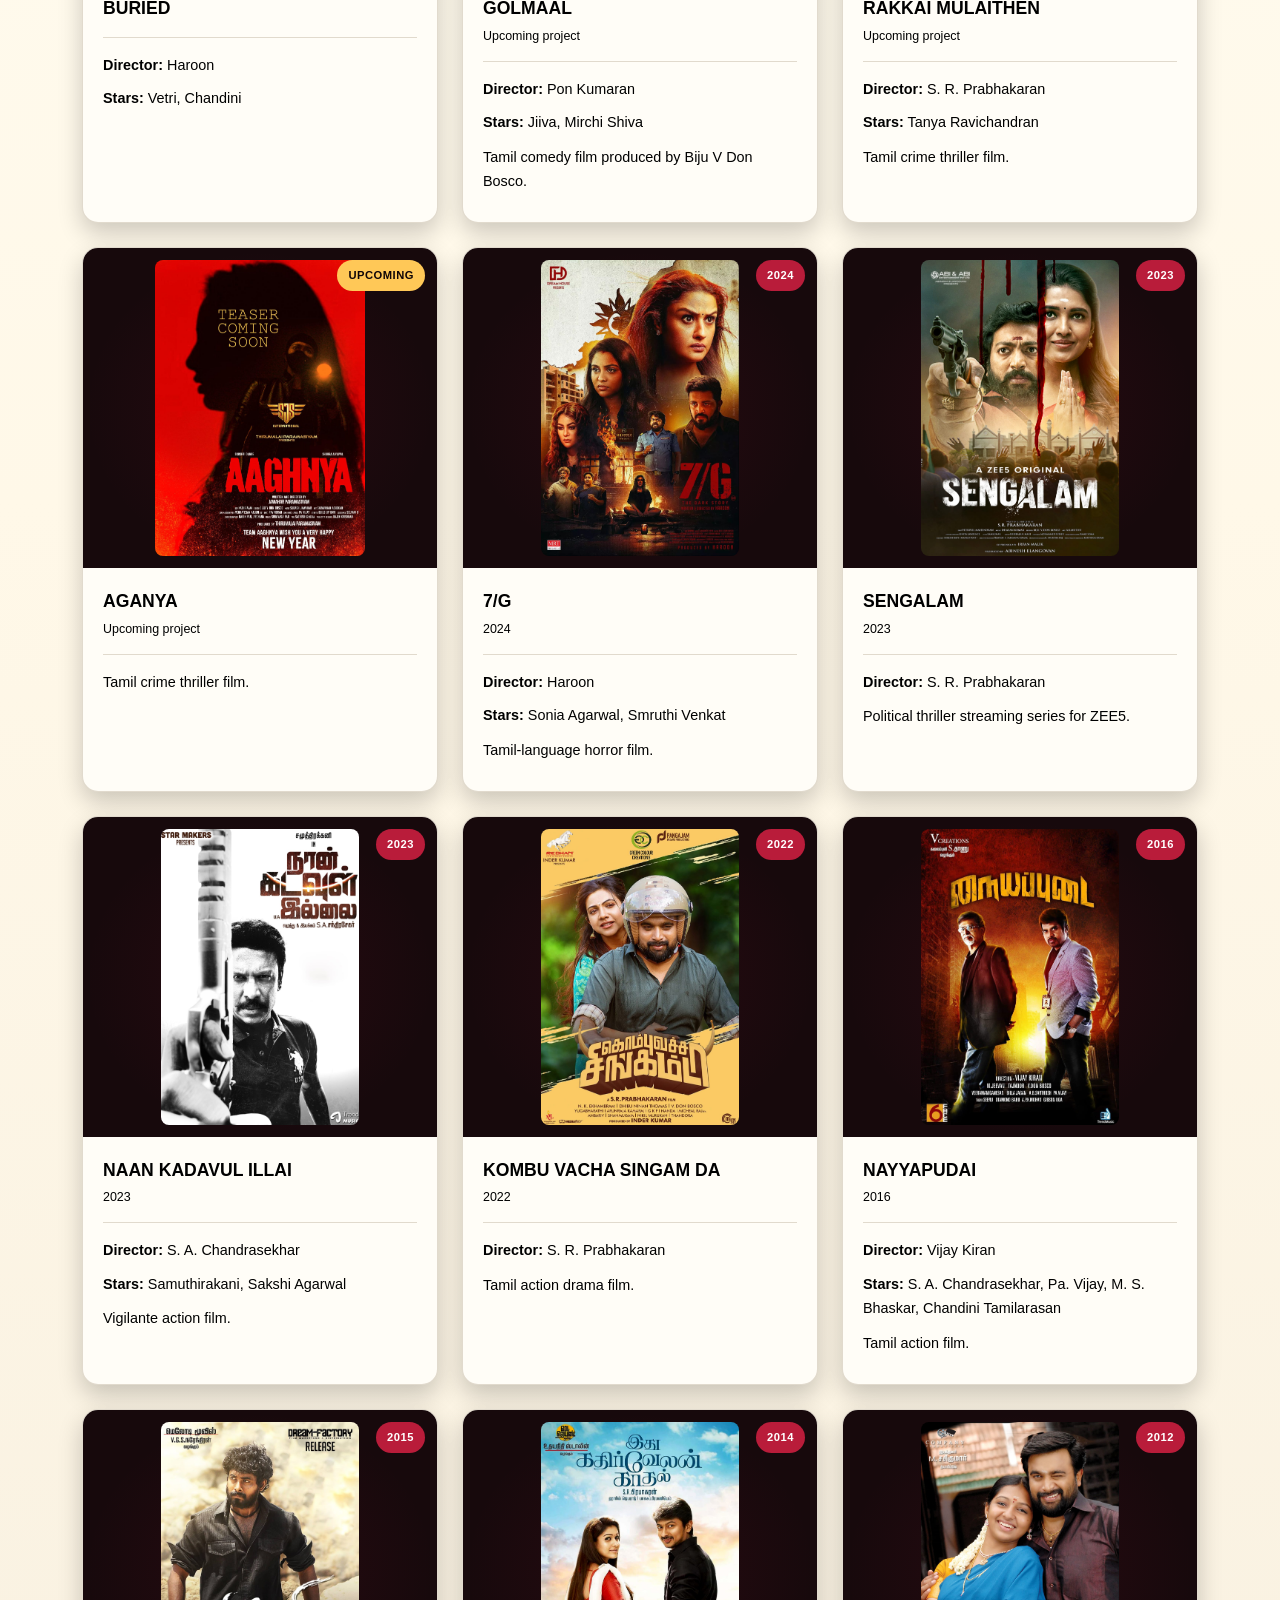
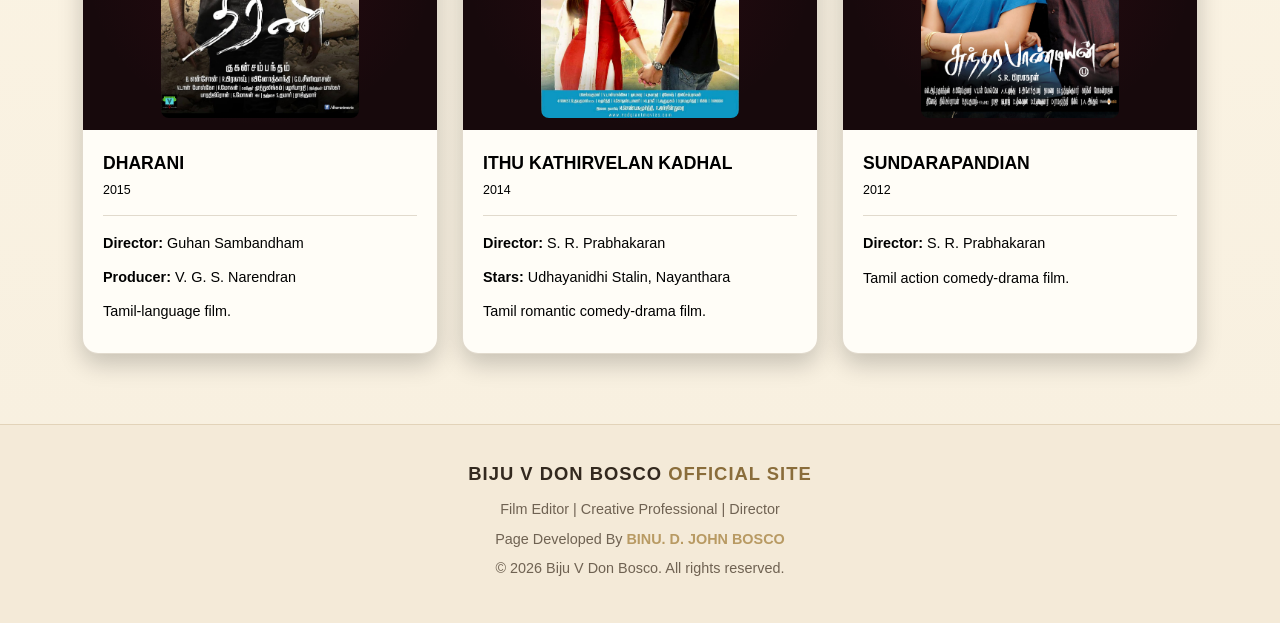
<file: movie.html>
<!DOCTYPE html>
<html lang="en">

<head>
  <meta charset="UTF-8">
  <meta name="viewport" content="width=device-width, initial-scale=1.0">
  <meta name="theme-color" content="#100607">

  <title>Movies | Biju V Don Bosco Official Website</title>

  <meta name="description"
    content="Explore the filmography and notable movie projects of Biju V Don Bosco, film editor and filmmaker in South Indian cinema.">

  <link rel="icon" href="./LOGO.jpg">
  <link rel="stylesheet" href="style.css">
  <link href="https://cdn.jsdelivr.net/npm/bootstrap@5.3.3/dist/css/bootstrap.min.css" rel="stylesheet">

  <style>
    :root {
      --bg: #100607;
      --panel: #1c0d10;
      --panel-light: #2a1016;
      --blue: #e11d48;
      --green: #ff8799;
      --text: #fff4f5;
      --muted: #d0b8bd;
      --border: rgba(255, 255, 255, .10);
    }

    * {
      box-sizing: border-box;
    }

    html {
      scroll-behavior: smooth;
    }

    body {
      margin: 0;
      background: var(--bg);
      color: var(--text);
      font-family: Arial, Helvetica, sans-serif;
      overflow-x: hidden;
    }

    a {
      text-decoration: none;
    }

    /* HEADER */
    .site-heading {
      position: relative;
      overflow: hidden;
      padding: 55px 20px;
      text-align: center;
      border: 1px solid rgba(225, 29, 72, .25);
      border-radius: 20px;
      background:
        radial-gradient(ellipse at top left,
          rgba(225, 29, 72, .18), transparent 50%),
        linear-gradient(135deg, #1c0d10, #100607 70%);
      box-shadow: 0 15px 45px rgba(0, 0, 0, .35);
    }

    .site-heading h1 {
      margin-bottom: 15px;
      color: white;
      font-size: clamp(1.7rem, 4vw, 3rem);
      font-weight: 800;
      letter-spacing: 1.5px;
    }

    .site-heading h1 span {
      color: var(--blue);
    }

    .site-heading p {
      max-width: 850px;
      margin: auto;
      color: var(--muted);
      font-size: clamp(.95rem, 2vw, 1.15rem);
      line-height: 1.8;
    }

    .eyebrow {
      display: inline-block;
      margin-bottom: 15px;
      padding: 7px 14px;
      color: var(--green);
      border: 1px solid rgba(225, 29, 72, .35);
      border-radius: 50px;
      background: rgba(225, 29, 72, .07);
      font-size: .75rem;
      font-weight: bold;
      letter-spacing: 2px;
    }

    /* NAVIGATION */
    .main-navbar {
      position: sticky;
      top: 10px;
      z-index: 1000;
      margin: 0 0 25px;
      border: 1px solid var(--border);
      border-radius: 14px;
      background: rgba(8, 15, 24, .94);
      backdrop-filter: blur(15px);
      box-shadow: 0 8px 25px rgba(0, 0, 0, .3);
    }

    .navbar-brand {
      display: flex;
      align-items: center;
      gap: 10px;
      color: white !important;
      font-weight: 800;
      letter-spacing: .8px;
    }

    .navbar-brand img {
      width: 42px;
      height: 42px;
      border: 2px solid var(--blue);
      border-radius: 50%;
      object-fit: cover;
    }

    .navbar-toggler {
      border-color: rgba(255, 255, 255, .35);
    }

    .navbar-toggler:focus {
      box-shadow: 0 0 0 3px rgba(225, 29, 72, .2);
    }

    .navbar .nav-link {
      margin: 4px;
      padding: 10px 14px !important;
      color: #f1d9de !important;
      border-radius: 8px;
      font-size: .9rem;
      font-weight: bold;
      transition: .25s ease;
    }

    .navbar .nav-link:hover,
    .navbar .nav-link.active {
      color: var(--blue) !important;
      background: rgba(225, 29, 72, .09);
    }

    /* BANNER */
    .banner-wrap {
      position: relative;
      overflow: hidden;
      margin-bottom: 55px;
      border: 1px solid var(--border);
      border-radius: 18px;
      background: var(--panel);
    }

    .main-banner {
      display: block;
      width: 100%;
      height: clamp(220px, 45vw, 560px);
      object-fit: cover;
      object-position: center;
      opacity: .82;
      transition: transform .7s ease, opacity .5s ease;
    }

    .banner-wrap:hover .main-banner {
      transform: scale(1.025);
      opacity: 1;
    }

    .banner-overlay {
      position: absolute;
      inset: 0;
      display: flex;
      align-items: end;
      padding: clamp(20px, 5vw, 50px);
      background: linear-gradient(0deg,
          rgba(5, 8, 13, .9),
          rgba(5, 8, 13, .05) 75%);
    }

    .banner-overlay h2 {
      margin: 0;
      color: white;
      font-size: clamp(1.5rem, 4vw, 3rem);
      font-weight: 800;
    }

    .banner-overlay h2 span {
      color: var(--blue);
    }

    /* SECTION HEADING */
    .section-heading {
      margin-bottom: 12px;
      color: white;
      font-size: clamp(1.7rem, 4vw, 2.5rem);
      font-weight: 800;
      letter-spacing: .5px;
    }

    .section-heading span {
      color: var(--blue);
    }

    .section-description {
      margin-bottom: 30px;
      color: var(--muted);
      line-height: 1.8;
    }

    /* MOVIE CARDS */
    .movie-card {
      height: 100%;
      overflow: hidden;
      border: 1px solid var(--border);
      border-radius: 16px;
      background: linear-gradient(145deg, var(--panel-light), var(--panel));
      box-shadow: 0 10px 25px rgba(0, 0, 0, .2);
      transition: transform .3s ease, border-color .3s ease,
        box-shadow .3s ease;
    }

    .movie-card:hover {
      transform: translateY(-7px);
      border-color: rgba(225, 29, 72, .55);
      box-shadow: 0 16px 35px rgba(225, 29, 72, .09);
    }

    .poster-wrap {
      position: relative;
      display: flex;
      align-items: center;
      justify-content: center;
      height: 320px;
      overflow: hidden;
      padding: 12px;
      background:
        radial-gradient(ellipse at center,
          rgba(225, 29, 72, .08), transparent 70%),
        #17090c;
    }

    .poster-wrap img {
      display: block;
      max-width: 100%;
      width: auto;
      height: 100%;
      object-fit: contain;
      border-radius: 8px;
      transition: transform .4s ease;
    }

    .movie-card:hover .poster-wrap img {
      transform: scale(1.035);
    }

    .movie-status {
      position: absolute;
      top: 12px;
      right: 12px;
      left: auto;
      z-index:  2;
      padding: 7px 11px;
      color: #100607;
      border-radius: 50px;
      background: var(--green);
      font-size: .7rem;
      font-weight: 800;
      letter-spacing: .5px;
    }

    .movie-status.upcoming {
      background: #ffc857;
    }

    .movie-status.released {
      color: white;
      background: #b91c3a;
    }

    .movie-info {
      padding: 20px;
    }

    .movie-info h3 {
      margin-bottom: 14px;
      color: white;
      font-size: 1.1rem;
      font-weight: 800;
      line-height: 1.5;
    }

    .movie-info h3 span {
      display: block;
      margin-top: 5px;
      color: var(--muted);
      font-size: .78rem;
      font-weight: normal;
    }

    .movie-info p {
      margin-bottom: 9px;
      color: #e5cbd0;
      font-size: .9rem;
      line-height: 1.7;
    }

    .movie-info strong {
      color: white;
    }

    .movie-description {
      margin-top: 10px;
      color: var(--muted) !important;
    }

    .movie-divider {
      height: 1px;
      margin: 15px 0;
      background: var(--border);
    }

    /* MOVIE COUNT */
    .movie-summary {
      display: flex;
      align-items: center;
      justify-content: space-between;
      gap: 15px;
      margin-bottom: 25px;
      padding: 18px 20px;
      border: 1px solid var(--border);
      border-radius: 12px;
      background: var(--panel);
    }

    .movie-summary p {
      margin: 0;
      color: var(--muted);
    }

    .movie-count {
      color: var(--blue);
      font-size: 1.2rem;
      font-weight: 800;
      white-space: nowrap;
    }

    /* FOOTER */
    .site-footer {
      margin-top: 70px;
      padding: 35px 15px;
      text-align: center;
      border-top: 1px solid var(--border);
      background: #17090c;
    }

    .footer-title {
      margin-bottom: 12px;
      color: white;
      font-size: 1.15rem;
      font-weight: 800;
      letter-spacing: 1px;
    }

    .footer-title span {
      color: var(--blue);
    }

    .site-footer p {
      margin-bottom: 8px;
      color: var(--muted);
      font-size: .9rem;
    }

    .site-footer a {
      color: var(--blue);
      font-weight: bold;
      transition: color .2s ease;
    }

    .site-footer a:hover {
      color: var(--green);
    }

    .back-to-top {
      position: fixed;
      right: 20px;
      bottom: 20px;
      z-index: 999;
      display: none;
      width: 45px;
      height: 45px;
      color: #17090c;
      border: 0;
      border-radius: 50%;
      background: var(--blue);
      font-size: 1.25rem;
      font-weight: bold;
      box-shadow: 0 5px 20px rgba(225, 29, 72, .2);
      cursor: pointer;
    }

    .back-to-top:hover {
      background: var(--green);
    }

    /* RESPONSIVE */
    @media (max-width: 767px) {
      .site-heading {
        padding: 35px 18px;
      }

      .poster-wrap {
        height: 300px;
      }

      .movie-info {
        padding: 17px;
      }

      .banner-wrap {
        margin-bottom: 38px;
      }

      .movie-summary {
        align-items: flex-start;
        flex-direction: column;
      }
    }

    @media (max-width: 480px) {
      .container {
        padding-right: 16px;
        padding-left: 16px;
      }

      .poster-wrap {
        height: 280px;
      }

      .navbar-brand {
        font-size: .84rem;
      }

      .navbar-brand img {
        width: 35px;
        height: 35px;
      }
    }

    /* ACCESSIBILITY */
    @media (prefers-reduced-motion: reduce) {
      html {
        scroll-behavior: auto;
      }

      *,
      *::before,
      *::after {
        animation-duration: .01ms !important;
        transition-duration: .01ms !important;
      }
    }
  </style>

  <style id="cream-ivory-white-theme">
    :root{color-scheme:light;--bg:#fffaf0;--surface:#fffdf7;--surface-2:#f4ead8;--panel:#fffdf7;--panel-light:#f4ead8;--blue:#b89a63;--blue-light:#8a6d3b;--green:#c6ad7b;--text:#33291f;--muted:#6f6252;--border:rgba(117,91,54,.22);--cream:#fff8e8;--ivory:#fffff0;--white:#fff}
    html,body{background:#fffaf0!important;color:#33291f!important}
    body{background-image:linear-gradient(180deg,#fffff8 0%,#fff8e8 55%,#f7efdf 100%)!important}
    h1,h2,h3,h4,h5,h6,.section-heading,.footer-title,.site-heading h1,.site-header h1,.hero h2,.hero-content h2{color:#33291f!important}
    p,li,label,small,.section-description,.section-heading p,.site-heading p,.site-header p,.hero p,.site-footer p,.interview-body p,.social-card p{color:#6f6252!important}
    a{color:#8a6d3b}a:hover{color:#5e4728}
    .site-header,.site-heading{background:linear-gradient(135deg,#fffdf7,#f4ead8 75%)!important;border-color:#e2d3b9!important;box-shadow:0 12px 35px rgba(93,70,38,.10)!important}
    .navbar,.main-navbar,nav{background:rgba(255,253,247,.97)!important;border-color:#e2d3b9!important;box-shadow:0 5px 20px rgba(93,70,38,.10)!important}
    .navbar-brand,.navbar .nav-link,.main-navbar .nav-link,ul li a{color:#493a29!important}
    .navbar .nav-link:hover,.navbar .nav-link.active,ul li a:hover{color:#76572b!important;background:#f4ead8!important}
    .navbar-toggler{border-color:#cdbb9c!important}.navbar-toggler-icon{filter:sepia(1) saturate(.5)}
    .brand-logo,.navbar-brand img{border-color:#c6ad7b!important}
    .hero,.contact-panel{background:#f4ead8!important;border-color:#e2d3b9!important}
    .hero::after{background:linear-gradient(90deg,rgba(255,250,240,.94),rgba(255,250,240,.68),rgba(255,250,240,.84))!important}
    .hero>img,.hero img{opacity:.22!important}
    .hero-content p,.hero p,.site-header p{color:#6f6252!important}
    .card-dark,.interview-card,.social-card,.banner-wrap,.contact-panel,.card,.profile-table,.table-responsive{background:#fffdf7!important;color:#33291f!important;border-color:#e2d3b9!important;box-shadow:0 10px 28px rgba(93,70,38,.08)!important}
    .portrait-frame{background:linear-gradient(135deg,#e8d9bd,#fffdf7)!important}.portrait-frame img{background:#f4ead8!important}
    .eyebrow{color:#76572b!important;background:#f7efdf!important;border-color:#d8c5a4!important}
    .gradient-text,.site-heading h1 span,.banner-overlay h2 span,.section-heading span,.footer-title span,.interview-number{color:#8a6d3b!important;background:none!important;-webkit-text-fill-color:#8a6d3b!important}
    .btn-primary-custom,.button,.watch-button,.contact-link{background:#c6ad7b!important;color:#33291f!important;border-color:#b89a63!important}
    .btn-primary-custom:hover,.watch-button:hover,.contact-link:hover{background:#b89a63!important;color:#fff!important}
    .btn-outline-custom,.social-button{color:#76572b!important;border-color:#c6ad7b!important;background:#fffdf7!important}
    .btn-outline-custom:hover,.social-button:hover{background:#f4ead8!important;color:#493a29!important}
    .site-footer,footer{background:#f4ead8!important;color:#493a29!important;border-color:#e2d3b9!important}
    form{background:#fffdf7!important;color:#33291f!important;border:1px solid #e2d3b9}
    input,textarea,select{background:#fff!important;color:#33291f!important;border-color:#d8c5a4!important}
    table th,table td,.table{color:#493a29!important;border-color:#e2d3b9!important;--bs-table-bg:#fffdf7;--bs-table-color:#493a29}
    .banner-overlay{background:linear-gradient(0deg,rgba(42,31,19,.76),rgba(42,31,19,0) 75%)!important}
    .banner-overlay h2{color:#fff!important}.video-label{background:rgba(51,41,31,.82)!important}
    ::selection{background:#e8d9bd;color:#33291f}
      /* Give the banner a soft ivory finish instead of a strong red cast. */
    .main-banner {
      filter: sepia(.16) saturate(.62) hue-rotate(350deg) brightness(1.06);
    }
    .banner-wrap {
      background: #fff8e8 !important;
      border-color: #e2d3b9 !important;
    }
    .banner-overlay {
      background: linear-gradient(0deg, rgba(42,31,19,.58), rgba(255,248,232,.10) 78%) !important;
    }
    .banner-overlay .eyebrow {
      background: rgba(255,253,247,.88) !important;
    }
</style>

<style>

  /* Card information: readable black text on the cream/ivory cards */
  .movie-card {
    background: #fffdf7 !important;
  }

  .movie-info,
  .movie-info h3,
  .movie-info h3 span,
  .movie-info p,
  .movie-info strong,
  .movie-info .movie-description {
    color: #000000 !important;
  }

  .movie-info h3 {
    font-weight: 800;
  }

  .movie-info h3 span {
    opacity: 1;
  }

</style>
</head>

<body id="top">

  <div class="container-fluid px-3 px-md-4 pt-4 pb-2">
    <header class="site-heading">
      <div class="eyebrow">OFFICIAL FILMOGRAPHY</div>

      <h1>BIJU V DON BOSCO <span>OFFICIAL SITE</span></h1>

      <p>
        Discover the films and screen projects associated with
        Biju V Don Bosco, a creative professional in South Indian cinema.
      </p>
    </header>
  </div>

  <!-- NAVIGATION -->
  <div class="container-fluid px-3 px-md-4">
    <nav class="navbar navbar-expand-lg navbar-dark main-navbar px-3">
      <div class="container-fluid">

        <a class="navbar-brand" href="index.html">
          <img src="./LOGO.jpg" alt="Biju V Don Bosco logo">
          BIJU V DON BOSCO
        </a>

        <button class="navbar-toggler" type="button" data-bs-toggle="collapse" data-bs-target="#mainNavbar"
          aria-controls="mainNavbar" aria-expanded="false" aria-label="Toggle navigation">
          <span class="navbar-toggler-icon"></span>
        </button>

        <div class="collapse navbar-collapse" id="mainNavbar">
          <ul class="navbar-nav ms-auto mb-2 mb-lg-0">
            <li class="nav-item">
              <a class="nav-link" href="index.html">HOME</a>
            </li>

            <li class="nav-item">
              <a class="nav-link active" aria-current="page" href="movie.html">MOVIES</a>
            </li>

            <li class="nav-item">
              <a class="nav-link" href="interview.html">INTERVIEW</a>
            </li>

            <li class="nav-item">
              <a class="nav-link" href="contact.html">CONTACT</a>
            </li>
          </ul>
        </div>
      </div>
    </nav>
  </div>

  <main class="container">

    <!-- BANNER -->
    <section class="banner-wrap" aria-label="Website banner">
      <img src="./backdrop.jpg" alt="Biju V Don Bosco cinema banner" class="main-banner">

      <div class="banner-overlay">
        <div>
          <div class="eyebrow">CINEMA • CREATIVITY • STORYTELLING</div>
          <h2>THE WORLD OF <span>CINEMA</span></h2>
        </div>
      </div>
    </section>

    <!-- MOVIE COLLECTION -->
    <section id="filmography">
      <h2 class="section-heading">NOTABLE <span>FILMS</span></h2>

      <p class="section-description">
        Explore selected films and screen projects from the filmography.
        Select projects are marked as upcoming.
      </p>

      <div class="movie-summary">
        <p>Selected movies and screen projects</p>
        <div class="movie-count">12 PROJECTS</div>
      </div>

      <div class="row g-4">

        <!-- 1: BURIED - newly added poster -->
        <div class="col-12 col-sm-6 col-lg-4">
          <article class="movie-card" style="background:#fffdf7 !important;">
            <div class="poster-wrap">
              <span class="movie-status upcoming">UPCOMING</span>
              <img src="./buried.jpg?v=16382b3334e2c08b4760de8f6f50e793ba797aff" alt="Buried movie poster" loading="lazy">
            </div>
            <div class="movie-info" style="background:#fffdf7 !important; color:#000000 !important;">
              <h3 style="color:#000000 !important;">BURIED</h3>
              <div class="movie-divider"></div>
              <p style="color:#000000 !important;"><strong style="color:#000000 !important;">Director:</strong> Haroon</p>
              <p style="color:#000000 !important;"><strong style="color:#000000 !important;">Stars:</strong> Vetri, Chandini</p>
            </div>
          </article>
        </div>

        <!-- 1 -->
        <div class="col-12 col-sm-6 col-lg-4">
          <article class="movie-card">
            <div class="poster-wrap">
              <span class="movie-status upcoming">UPCOMING</span>
              <img src="./GOOLMAL.jpg" alt="Golmaal movie poster" loading="lazy">
            </div>
            <div class="movie-info">
              <h3>GOLMAAL <span>Upcoming project</span></h3>
              <div class="movie-divider"></div>
              <p><strong>Director:</strong> Pon Kumaran</p>
              <p><strong>Stars:</strong> Jiiva, Mirchi Shiva</p>
              <p class="movie-description">
                Tamil comedy film produced by Biju V Don Bosco.
              </p>
            </div>
          </article>
        </div>

        <!-- 2 -->
        <div class="col-12 col-sm-6 col-lg-4">
          <article class="movie-card">
            <div class="poster-wrap">
              <span class="movie-status upcoming">UPCOMING</span>
              <img src="./RAKKAI MULAITEN.jpg" alt="Rakkai Mulaithen movie poster" loading="lazy">
            </div>
            <div class="movie-info">
              <h3>RAKKAI MULAITHEN <span>Upcoming project</span></h3>
              <div class="movie-divider"></div>
              <p><strong>Director:</strong> S. R. Prabhakaran</p>
              <p><strong>Stars:</strong> Tanya Ravichandran</p>
              <p class="movie-description">
                Tamil crime thriller film.
              </p>
            </div>
          </article>
        </div>

        <!-- 3 -->
        <div class="col-12 col-sm-6 col-lg-4">
          <article class="movie-card">
            <div class="poster-wrap">
              <span class="movie-status upcoming">UPCOMING</span>
              <img src="./aganya.jpg" alt="Aganya movie poster" loading="lazy">
            </div>
            <div class="movie-info">
              <h3>AGANYA <span>Upcoming project</span></h3>
              <div class="movie-divider"></div>
              <p class="movie-description">
                Tamil crime thriller film.
              </p>
            </div>
          </article>
        </div>

        <!-- 4 -->
        <div class="col-12 col-sm-6 col-lg-4">
          <article class="movie-card">
            <div class="poster-wrap">
              <span class="movie-status released">2024</span>
              <img src="./7G.jpg" alt="7G movie poster" loading="lazy">
            </div>
            <div class="movie-info">
              <h3>7/G <span>2024</span></h3>
              <div class="movie-divider"></div>
              <p><strong>Director:</strong> Haroon</p>
              <p><strong>Stars:</strong> Sonia Agarwal, Smruthi Venkat</p>
              <p class="movie-description">
                Tamil-language horror film.
              </p>
            </div>
          </article>
        </div>

        <!-- 5 -->
        <div class="col-12 col-sm-6 col-lg-4">
          <article class="movie-card">
            <div class="poster-wrap">
              <span class="movie-status released">2023</span>
              <img src="./SENGALAM 2.jpg" alt="Sengalam series poster" loading="lazy">
            </div>
            <div class="movie-info">
              <h3>SENGALAM <span>2023</span></h3>
              <div class="movie-divider"></div>
              <p><strong>Director:</strong> S. R. Prabhakaran</p>
              <p class="movie-description">
                Political thriller streaming series for ZEE5.
              </p>
            </div>
          </article>
        </div>

        <!-- 6 -->
        <div class="col-12 col-sm-6 col-lg-4">
          <article class="movie-card">
            <div class="poster-wrap">
              <span class="movie-status released">2023</span>
              <img src="./NAAN KADAVUL ILLAI.jpg" alt="Naan Kadavul Illai movie poster" loading="lazy">
            </div>
            <div class="movie-info">
              <h3>NAAN KADAVUL ILLAI <span>2023</span></h3>
              <div class="movie-divider"></div>
              <p><strong>Director:</strong> S. A. Chandrasekhar</p>
              <p><strong>Stars:</strong> Samuthirakani, Sakshi Agarwal</p>
              <p class="movie-description">
                Vigilante action film.
              </p>
            </div>
          </article>
        </div>

        <!-- 7 -->
        <div class="col-12 col-sm-6 col-lg-4">
          <article class="movie-card">
            <div class="poster-wrap">
              <span class="movie-status released">2022</span>
              <img src="./SINGAM DA.jpg" alt="Kombu Vacha Singam Da movie poster" loading="lazy">
            </div>
            <div class="movie-info">
              <h3>KOMBU VACHA SINGAM DA <span>2022</span></h3>
              <div class="movie-divider"></div>
              <p><strong>Director:</strong> S. R. Prabhakaran</p>
              <p class="movie-description">
                Tamil action drama film.
              </p>
            </div>
          </article>
        </div>

        <!-- 8 -->
        <div class="col-12 col-sm-6 col-lg-4">
          <article class="movie-card">
            <div class="poster-wrap">
              <span class="movie-status released">2016</span>
              <img src="./NAIYAPUDDAI.jpg" alt="Nayyapudai movie poster" loading="lazy">
            </div>
            <div class="movie-info">
              <h3>NAYYAPUDAI <span>2016</span></h3>
              <div class="movie-divider"></div>
              <p><strong>Director:</strong> Vijay Kiran</p>
              <p><strong>Stars:</strong> S. A. Chandrasekhar, Pa. Vijay, M. S. Bhaskar, Chandini Tamilarasan</p>
              <p class="movie-description">
                Tamil action film.
              </p>
            </div>
          </article>
        </div>

        <!-- 9 -->
        <div class="col-12 col-sm-6 col-lg-4">
          <article class="movie-card">
            <div class="poster-wrap">
              <span class="movie-status released">2015</span>
              <img src="./DARANI.jpg" alt="Dharani movie poster" loading="lazy">
            </div>
            <div class="movie-info">
              <h3>DHARANI <span>2015</span></h3>
              <div class="movie-divider"></div>
              <p><strong>Director:</strong> Guhan Sambandham</p>
              <p><strong>Producer:</strong> V. G. S. Narendran</p>
              <p class="movie-description">
                Tamil-language film.
              </p>
            </div>
          </article>
        </div>

        <!-- 10 -->
        <div class="col-12 col-sm-6 col-lg-4">
          <article class="movie-card">
            <div class="poster-wrap">
              <span class="movie-status released">2014</span>
              <img src="./KATHIR KADHAL.jpg" alt="Ithu Kathirvelan Kadhal movie poster" loading="lazy">
            </div>
            <div class="movie-info">
              <h3>ITHU KATHIRVELAN KADHAL <span>2014</span></h3>
              <div class="movie-divider"></div>
              <p><strong>Director:</strong> S. R. Prabhakaran</p>
              <p><strong>Stars:</strong> Udhayanidhi Stalin, Nayanthara</p>
              <p class="movie-description">
                Tamil romantic comedy-drama film.
              </p>
            </div>
          </article>
        </div>

        <!-- 11 -->
        <div class="col-12 col-sm-6 col-lg-4">
          <article class="movie-card">
            <div class="poster-wrap">
              <span class="movie-status released">2012</span>
              <img src="./SUNDAR.jpg" alt="Sundarapandian movie poster" loading="lazy">
            </div>
            <div class="movie-info">
              <h3>SUNDARAPANDIAN <span>2012</span></h3>
              <div class="movie-divider"></div>
              <p><strong>Director:</strong> S. R. Prabhakaran</p>
              <p class="movie-description">
                Tamil action comedy-drama film.
              </p>
            </div>
          </article>
        </div>

      </div>
    </section>
  </main>

  <!-- FOOTER -->
  <footer class="site-footer">
    <div class="footer-title">BIJU V DON BOSCO <span>OFFICIAL SITE</span></div>

    <p>Film Editor | Creative Professional | Director</p>

    <p>
      Page Developed By
      <a href="https://www.instagram.com/d_john_bosco/" target="_blank" rel="noopener noreferrer">
        BINU. D. JOHN BOSCO
      </a>
    </p>

    <p>&copy; <span id="currentYear"></span> Biju V Don Bosco. All rights reserved.</p>
  </footer>

  <button class="back-to-top" id="backToTop" type="button" aria-label="Back to top" title="Back to top">↑</button>

  <script src="https://cdn.jsdelivr.net/npm/bootstrap@5.3.3/dist/js/bootstrap.bundle.min.js"></script>

  <script>
    // Automatically update the copyright year
    document.getElementById("currentYear").textContent =
      new Date().getFullYear();

    // Show the back-to-top button after scrolling
    const backToTop = document.getElementById("backToTop");

    window.addEventListener("scroll", function () {
      backToTop.style.display = window.scrollY > 350 ? "block" : "none";
    });

    backToTop.addEventListener("click", function () {
      window.scrollTo({
        top: 0,
        behavior: "smooth"
      });
    });
  </script>

</body>

</html>
</file>
<file: style.css>
/* ✅ Global Reset & Base Styling */
* {
  margin: 0;
  padding: 0;
  box-sizing: border-box;
}

body {
  background-color: #100607;
  color: #fff;
  font-family: "Lucida Sans", "Lucida Sans Regular", "Lucida Grande",
    "Lucida Sans Unicode", Geneva, Verdana, sans-serif;
  line-height: 1.6;
  overflow-x: hidden;
}

/* ✅ Navigation Bar */
nav {
  background: linear-gradient(90deg, #26080e, #58101d);
  box-shadow: 0 4px 8px rgba(0, 0, 0, 0.5);
  position: sticky;
  top: 0;
  z-index: 1000;
}

ul {
  list-style: none;
  display: flex;
  justify-content: center;
  align-items: center;
}

ul li {
  flex: 1;
}

ul li a {
  display: block;
  color: #fff;
  text-align: center;
  padding: 14px 20px;
  text-decoration: none;
  font-weight: bold;
  transition: all 0.3s ease;
}

ul li a:hover {
  background-color: #e11d48;
  color: #ffffff;
  text-decoration: underline;
  border-radius: 8px;
  transform: scale(1.1);
}

/* ✅ Typography Sections */
.john {
  padding: 20px;
  font-size: 1.2rem;
}

.bosco {
  text-indent: 80px;
  margin: 15px;
  font-style: italic;
}

/* ✅ Tables & Media */
table {
  width: 100%;
  border-collapse: collapse;
  margin: 20px 0;
  overflow-x: auto;
}

table th,
table td {
  padding: 12px;
  border: 1px solid #555;
  text-align: center;
}

table video {
  display: block;
  max-width: 100%;
  border-radius: 10px;
  padding: 10px;
}

/* ✅ Forms */
form {
  border-radius: 8px;
  background: #f2f2f2;
  padding: 20px;
  color: #000;
  max-width: 500px;
  margin: 20px auto;
  box-shadow: 0 4px 12px rgba(0, 0, 0, 0.3);
}

label {
  display: block;
  margin-top: 10px;
  font-weight: bold;
}

input[type="text"],
select {
  width: 100%;
  padding: 12px;
  margin: 8px 0;
  border: 1px solid #aaa;
  border-radius: 6px;
  transition: border 0.3s;
}

input[type="text"]:focus,
select:focus {
  border: 1px solid #e11d48;
  outline: none;
}

/* ✅ Buttons */
.state {
  padding: 10px 15px;
  background-color: lightgray;
  cursor: pointer;
  border-radius: 6px;
  border: 1px solid #aaa;
  transition: all 0.3s;
}

.state:hover {
  background-color: #ddd;
  transform: scale(1.05);
}

.button {
  width: 100%;
  background: linear-gradient(90deg, #e11d48, #3e8e41);
  color: white;
  padding: 14px;
  margin: 8px 0;
  border: none;
  border-radius: 6px;
  font-size: 1rem;
  font-weight: bold;
  transition: background 0.3s, transform 0.2s;
}

.button:hover {
  background: linear-gradient(90deg, #45a049, #367a3c);
  cursor: pointer;
  transform: translateY(-2px);
}

.video-wrapper {
  position: relative;
  aspect-ratio: 16 / 9;
  overflow: hidden;
}

.carousel video {
  object-fit: cover;
  height: 1000px;
  width: 100%;
}

.bg-overlay {
  background: rgba(0, 0, 0, 0.5); /* Dark translucent background */
  padding: 1rem;
  border-radius: 10px;
}

.carousel-caption h5,
.carousel-caption p {
  color: #fff;
  text-shadow: 1px 1px 4px #000;
}

.carousel .btn {
  margin-top: 0.5rem;
  font-weight: 600;
}

/* Cream, ivory and white palette */
:root{--bg:#fffaf0;--surface:#fffdf7;--surface-2:#f4ead8;--text:#33291f;--muted:#6f6252;--accent:#b89a63}
body{background:#fffaf0!important;color:#33291f!important}nav{background:#fffdf7!important}ul li a{color:#493a29!important}ul li a:hover{background:#f4ead8!important;color:#76572b!important}form{background:#fffdf7!important;color:#33291f!important;border:1px solid #e2d3b9}.button{background:#c6ad7b!important;color:#33291f!important}
</file>
